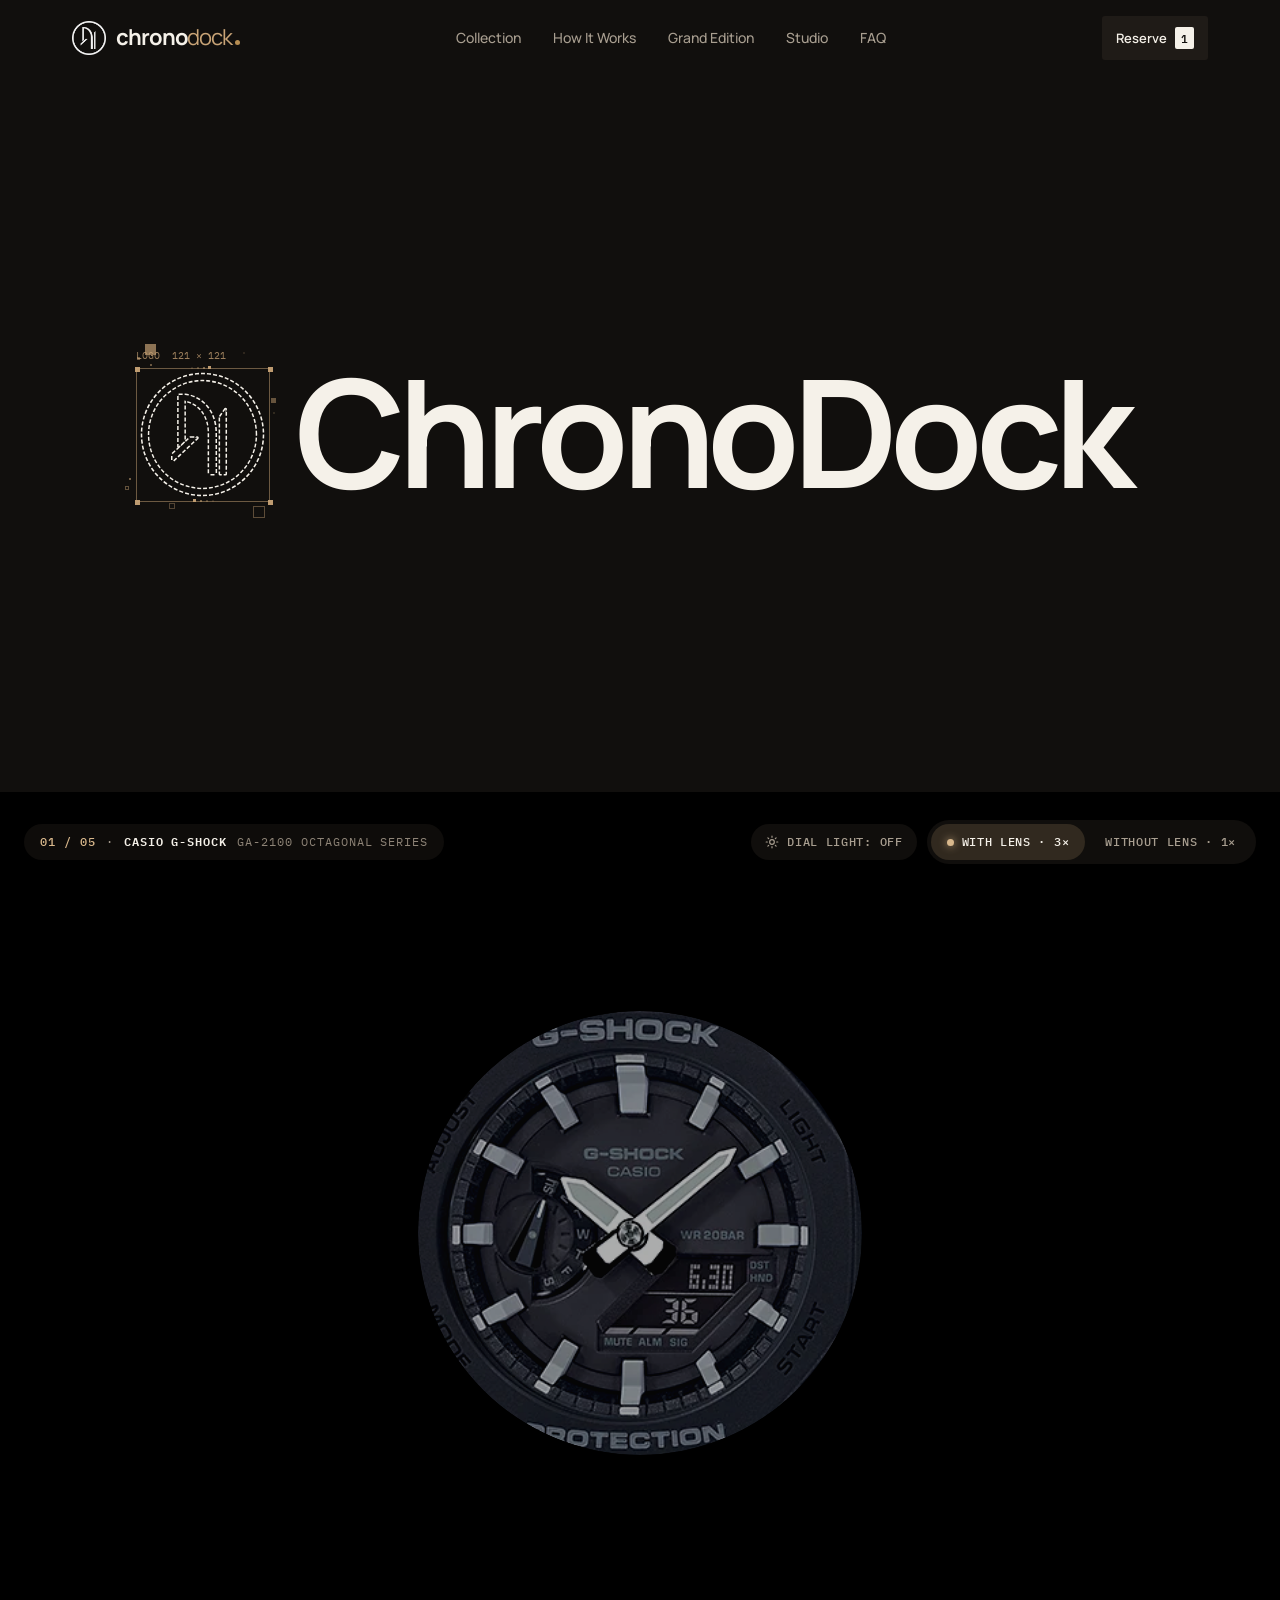
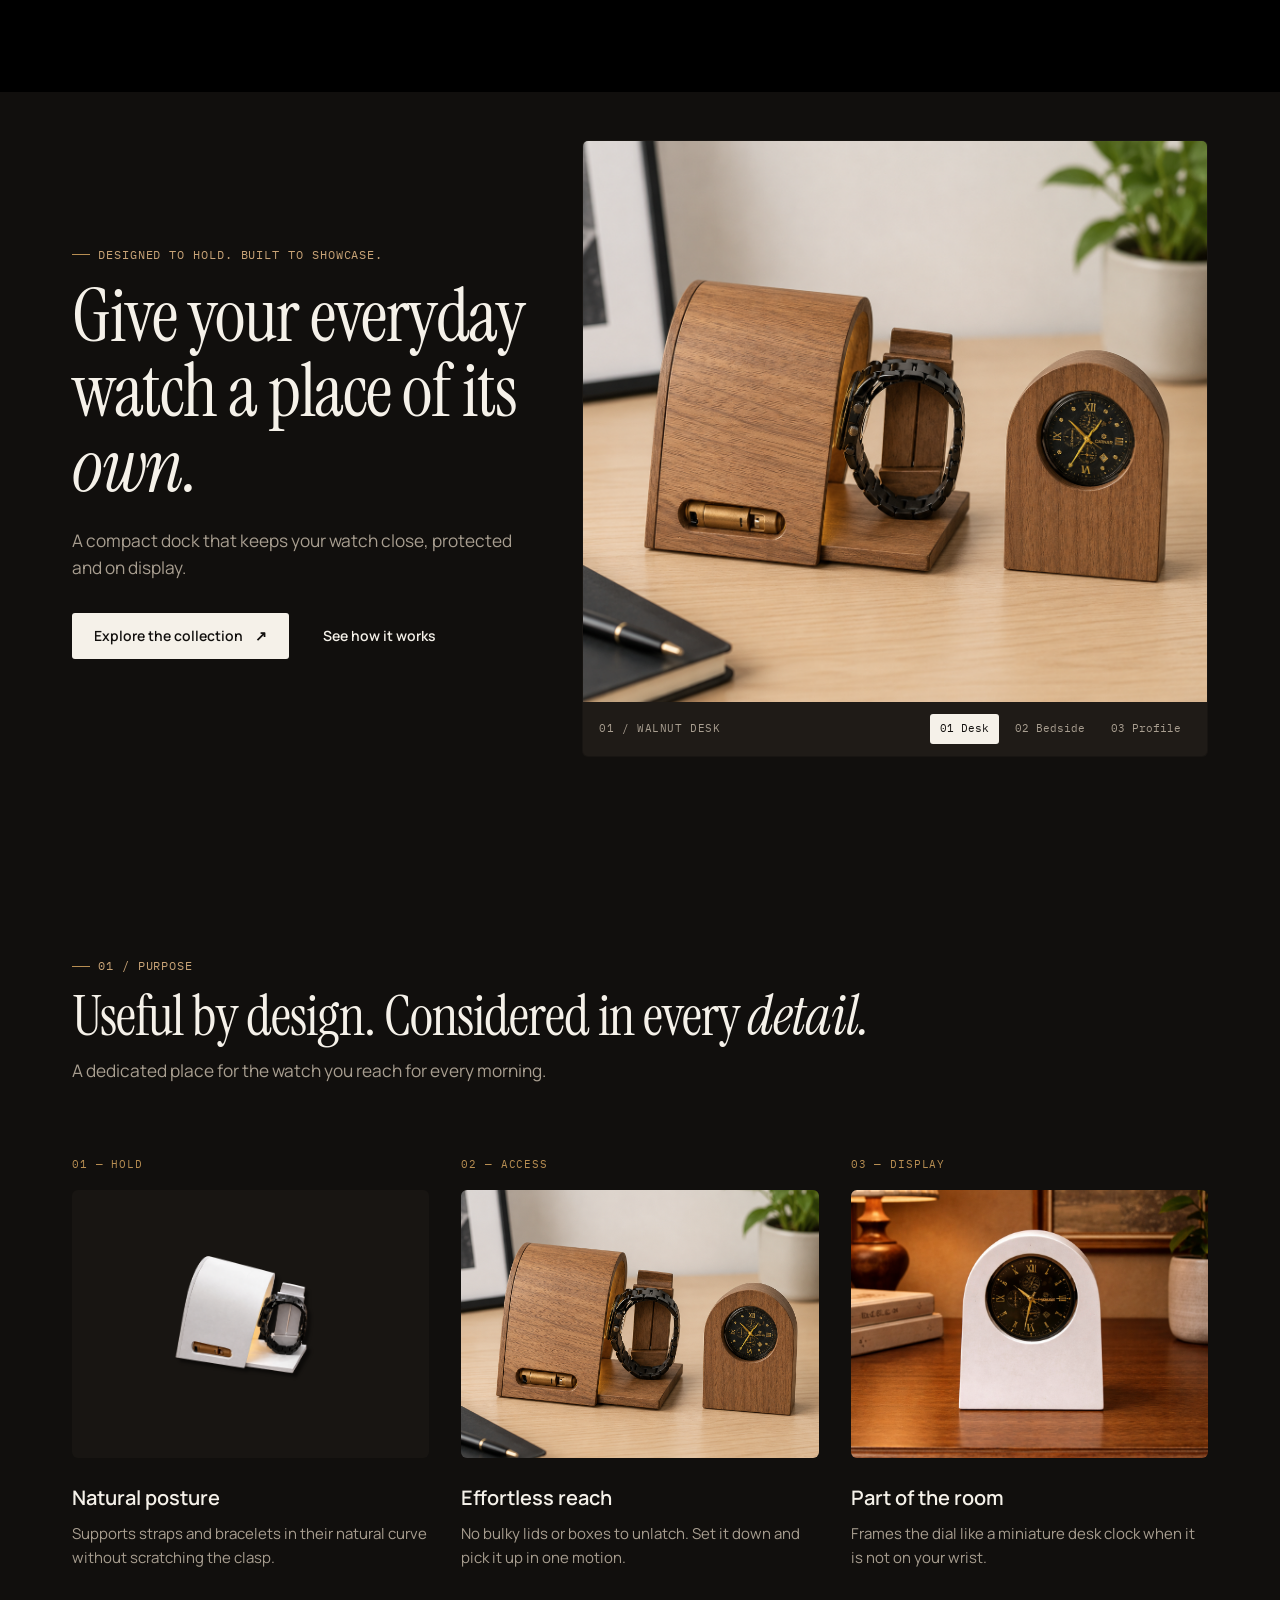
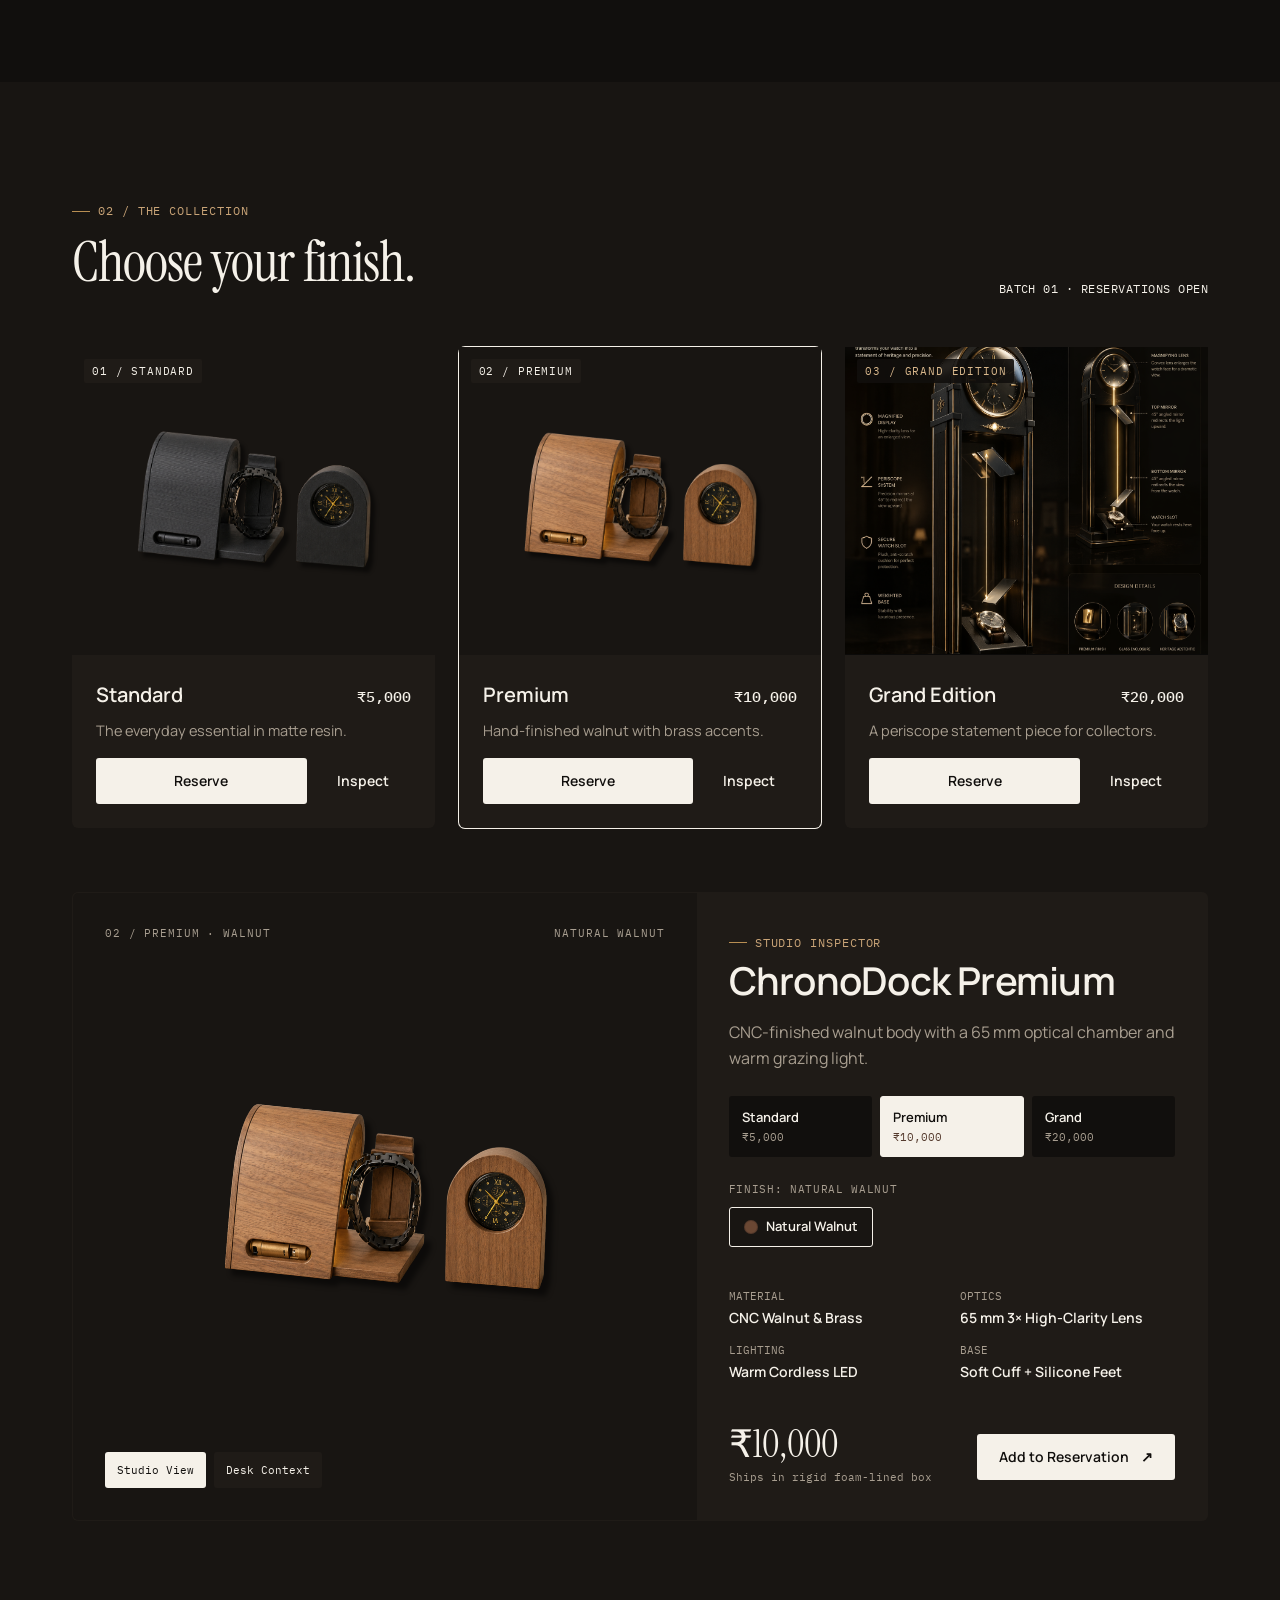
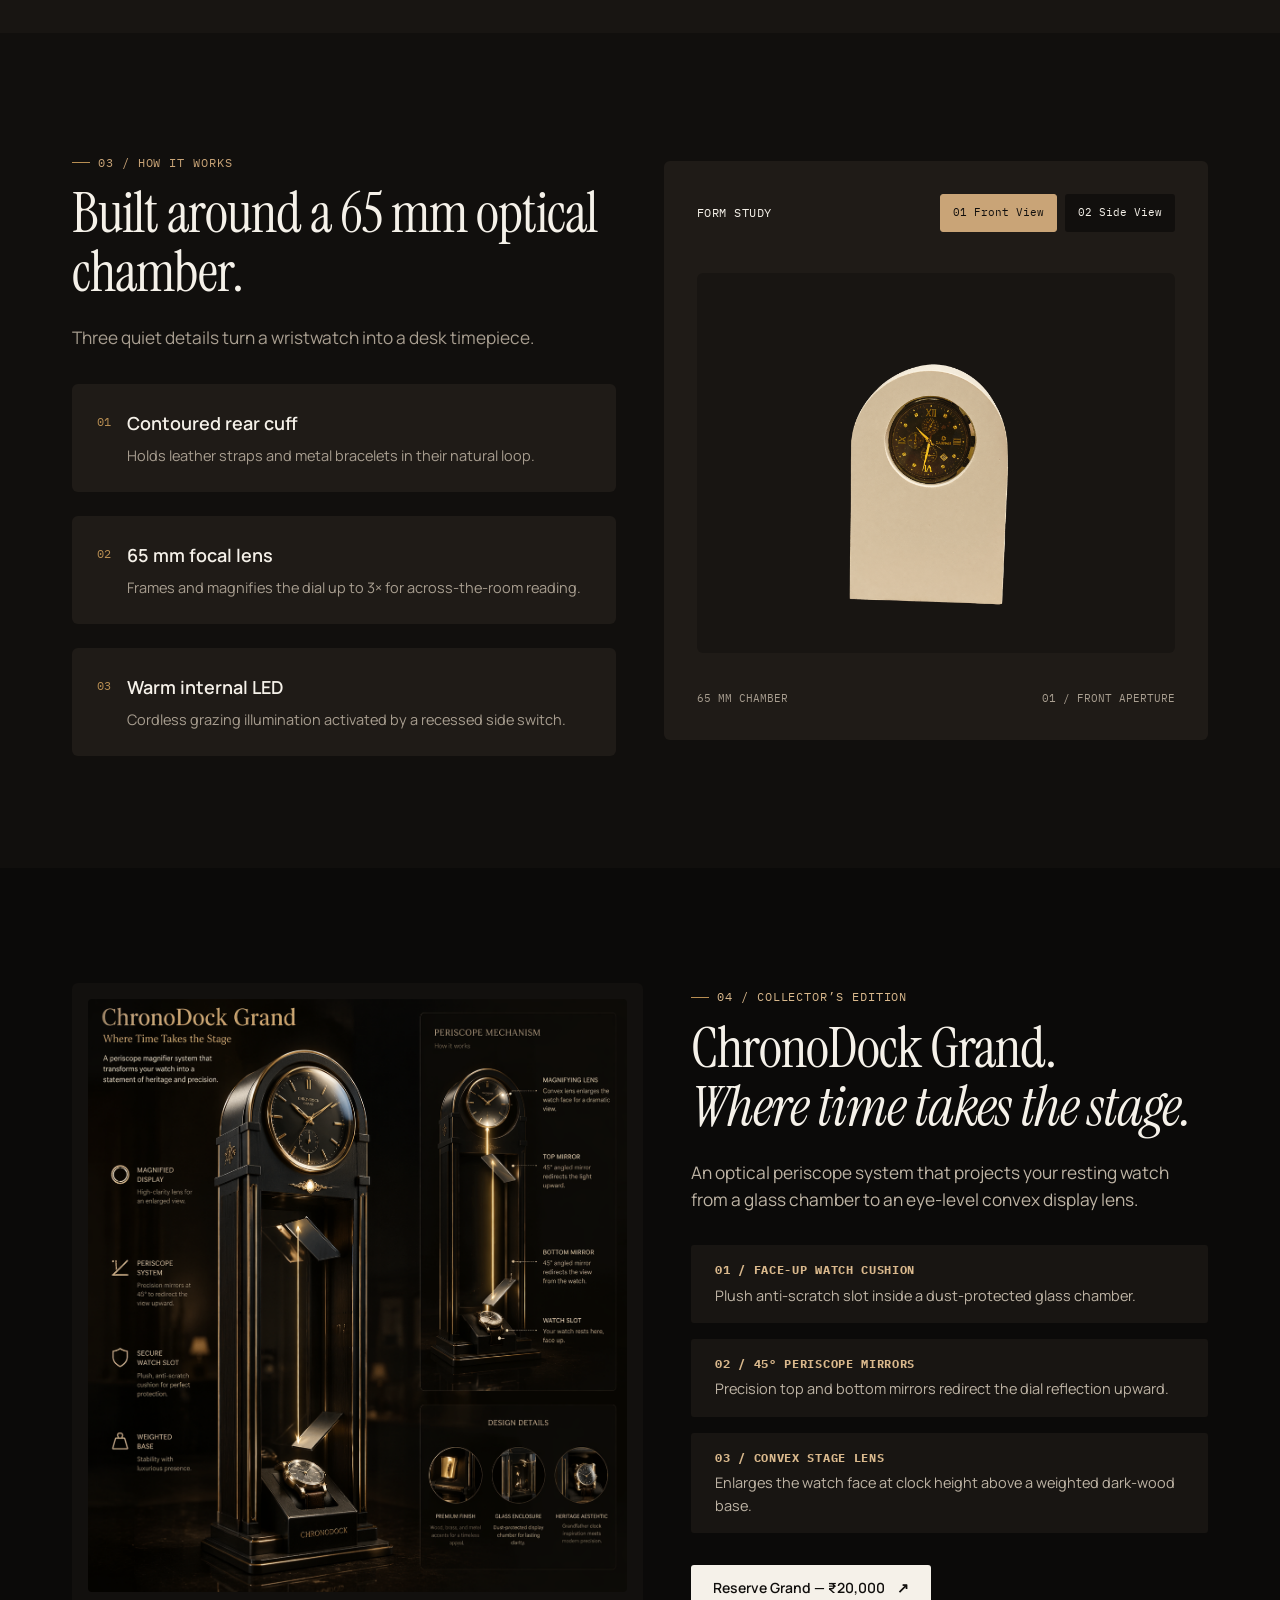
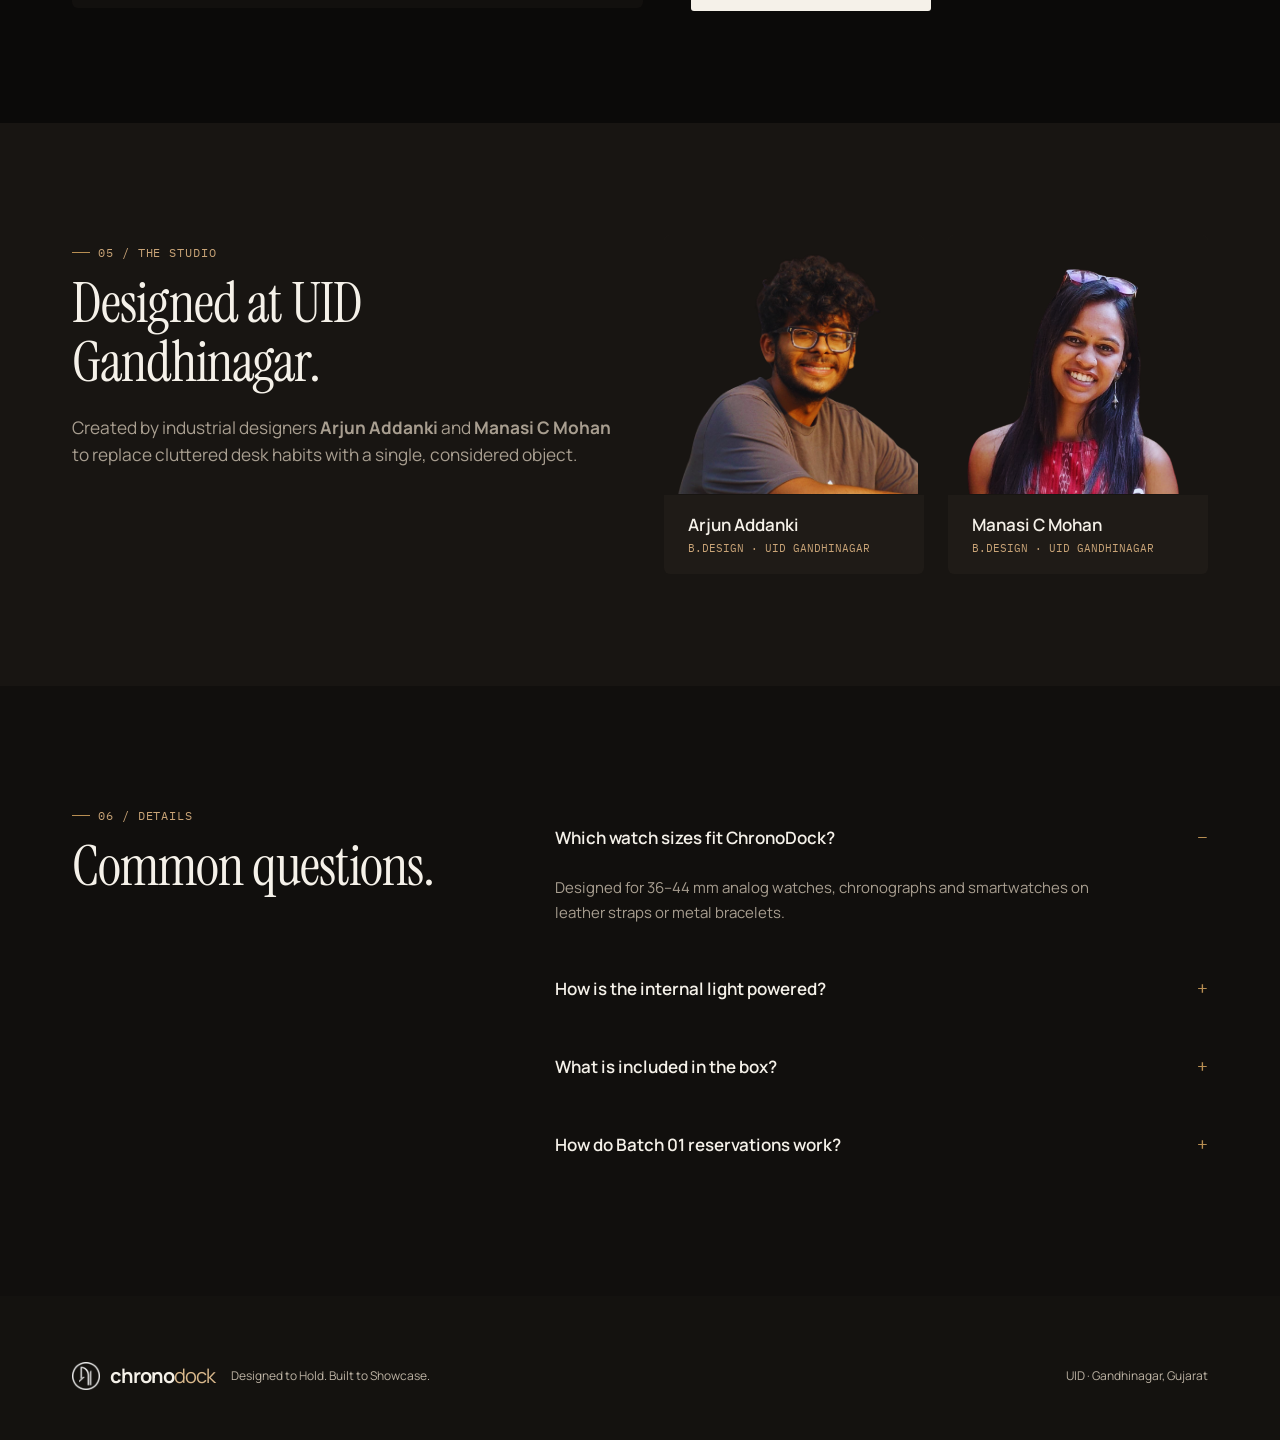
<file: index.html>
<!DOCTYPE html>
<html lang="en">
<head>
  <meta charset="utf-8">
  <meta name="viewport" content="width=device-width, initial-scale=1.0">
  <title>ChronoDock — Designed to Hold. Built to Showcase.</title>
  <meta name="description" content="A compact, single-watch dock that keeps your everyday timepiece close, protected and on display.">
  <link rel="icon" type="image/png" href="images/logo.png">
  <link rel="preconnect" href="https://fonts.googleapis.com">
  <link rel="preconnect" href="https://fonts.gstatic.com" crossorigin>
  <link href="https://fonts.googleapis.com/css2?family=IBM+Plex+Mono:wght@400;500&family=Instrument+Serif:ital@0;1&family=Manrope:wght@400;500;600;700&display=swap" rel="stylesheet">
  <link rel="stylesheet" href="styles.css">
</head>
<body>
  <a class="skip-link" href="#main-content">Skip to main content</a>

  <!-- Top Navigation -->
  <header class="site-header" id="site-header">
    <div class="container header-inner">
      <a href="#top" class="brand-logo" aria-label="ChronoDock home">
        <img src="images/logo.png" alt="" class="brand-mark" width="34" height="34">
        <span class="brand-wordmark">chrono<span>dock</span><i class="brand-dot" aria-hidden="true"></i></span>
      </a>

      <nav class="primary-nav" id="primary-nav" aria-label="Primary navigation">
        <ul>
          <li><a href="#collection">Collection</a></li>
          <li><a href="#how-it-works">How It Works</a></li>
          <li><a href="#grand-edition">Grand Edition</a></li>
          <li><a href="#our-approach">Studio</a></li>
          <li><a href="#faq">FAQ</a></li>
        </ul>
      </nav>

      <div class="header-actions">
        <button type="button" class="cart-trigger" id="open-cart-btn" aria-haspopup="dialog" aria-controls="reservation-dialog">
          <span>Reserve</span>
          <span class="cart-count" id="cart-count-badge">1</span>
        </button>
        <button type="button" class="mobile-menu-btn" id="mobile-menu-btn" aria-expanded="false" aria-controls="primary-nav" aria-label="Toggle navigation menu">
          <svg width="18" height="14" viewBox="0 0 18 14" fill="none" aria-hidden="true">
            <path d="M0 1H18M0 7H18M0 13H18" stroke="currentColor" stroke-width="1.5"/>
          </svg>
        </button>
      </div>
    </div>
  </header>

  <main id="main-content">
    <!-- 1. OPENING LOGO SECTION — TECHTEXT INTERACTIVE EFFECT -->
    <section id="top" class="tech-logo-section" aria-label="ChronoDock interactive logo">
      <div class="tech-logo-stage">
        <div id="tech-text-root" class="tech-text" role="img" aria-label="ChronoDock">
          <canvas id="tech-text-canvas" class="tech-text-canvas"></canvas>
        </div>
      </div>
    </section>

    <!-- 2. OPTICAL LENS SHOWCASE — GLASSSURFACE 3X MAGNIFICATION CAROUSEL -->
    <section id="lens-showcase" class="lens-showcase-section" aria-label="Optical lens 3x watch magnification showcase">
      <div class="lens-showcase-inner">
        <!-- Top HUD: Watch spec readout & With/Without Lens Toggle -->
        <div class="lens-top-bar">
          <div class="lens-watch-meta">
            <span class="lens-meta-index" id="lens-watch-index">01 / 05</span>
            <span class="lens-meta-divider" aria-hidden="true">·</span>
            <span class="lens-meta-brand" id="lens-watch-brand">CASIO G-SHOCK</span>
            <span class="lens-meta-model" id="lens-watch-model">GA-2100 Octagonal Series</span>
          </div>

          <div class="lens-top-controls">
            <!-- Dial Light Switch -->
            <button type="button" class="lens-light-btn" id="lens-light-btn" aria-pressed="false" aria-label="Toggle watch dial light">
              <svg class="lens-light-icon" width="14" height="14" viewBox="0 0 24 24" fill="none" stroke="currentColor" stroke-width="2" stroke-linecap="round" stroke-linejoin="round" aria-hidden="true">
                <circle cx="12" cy="12" r="4"/>
                <path d="M12 2v2M12 20v2M4.93 4.93l1.41 1.41M17.66 17.66l1.41 1.41M2 12h2M20 12h2M6.34 17.66l-1.41 1.41M19.07 4.93l-1.41 1.41"/>
              </svg>
              <span id="lens-light-label">Dial Light: OFF</span>
            </button>

            <!-- Lens Mode Switch -->
            <div class="lens-mode-switch" role="group" aria-label="Toggle optical magnifying lens">
              <button type="button" class="lens-toggle-pill is-active" id="lens-on-btn" aria-pressed="true">
                <span class="lens-toggle-dot" aria-hidden="true"></span>
                <span>With Lens · 3×</span>
              </button>
              <button type="button" class="lens-toggle-pill" id="lens-off-btn" aria-pressed="false">
                <span>Without Lens · 1×</span>
              </button>
            </div>
          </div>
        </div>

        <!-- Center Stage: Pure black except where the watch sits under the lens -->
        <div class="lens-center-stage" id="lens-center-stage">
          <div class="lens-center-spotlight" id="lens-center-spotlight" aria-hidden="true"></div>

          <!-- 1x Regular Size Watch Layer (behind the lens; fully visible when lens is switched off) -->
          <div class="lens-watch-1x-viewport" id="lens-watch-1x-viewport" aria-live="polite">
            <img
              id="lens-watch-1x-img"
              class="lens-watch-1x-img"
              src="watches/casiok.webp"
              alt="Casio G-Shock GA-2100 watch at 1x regular scale"
              width="500"
              height="600"
            >
          </div>

          <!-- React Bits <GlassSurface /> Component (3x Magnifying Optical Dome) -->
          <div
            id="glass-surface-lens"
            class="glass-surface glass-surface--svg lens-glass-dome"
            role="region"
            aria-label="3x Optical Magnifying Lens"
          >
            <svg class="glass-surface__filter" xmlns="http://www.w3.org/2000/svg" aria-hidden="true">
              <defs>
                <filter id="glass-filter-chronodock" color-interpolation-filters="sRGB" x="-10%" y="-10%" width="120%" height="120%">
                  <feImage id="glass-fe-image" x="0" y="0" width="100%" height="100%" preserveAspectRatio="none" result="map" />

                  <feDisplacementMap id="glass-red-channel" in="SourceGraphic" in2="map" scale="-55" xChannelSelector="R" yChannelSelector="G" result="dispRed" />
                  <feColorMatrix
                    in="dispRed"
                    type="matrix"
                    values="1 0 0 0 0
                            0 0 0 0 0
                            0 0 0 0 0
                            0 0 0 1 0"
                    result="red"
                  />

                  <feDisplacementMap id="glass-green-channel" in="SourceGraphic" in2="map" scale="-51" xChannelSelector="R" yChannelSelector="G" result="dispGreen" />
                  <feColorMatrix
                    in="dispGreen"
                    type="matrix"
                    values="0 0 0 0 0
                            0 1 0 0 0
                            0 0 0 0 0
                            0 0 0 1 0"
                    result="green"
                  />

                  <feDisplacementMap id="glass-blue-channel" in="SourceGraphic" in2="map" scale="-47" xChannelSelector="R" yChannelSelector="G" result="dispBlue" />
                  <feColorMatrix
                    in="dispBlue"
                    type="matrix"
                    values="0 0 0 0 0
                            0 0 0 0 0
                            0 0 1 0 0
                            0 0 0 1 0"
                    result="blue"
                  />

                  <feBlend in="red" in2="green" mode="screen" result="rg" />
                  <feBlend in="rg" in2="blue" mode="screen" result="output" />
                  <feGaussianBlur id="glass-gaussian-blur" in="output" stdDeviation="0.2" />
                </filter>
              </defs>
            </svg>

            <canvas id="glass-surface-canvas" class="glass-surface__canvas" aria-hidden="true"></canvas>

            <div class="glass-surface__content">
              <!-- 3x Magnified Watch Layer inside the GlassSurface lens -->
              <div class="lens-watch-3x-viewport" id="lens-watch-3x-viewport">
                <img
                  id="lens-watch-3x-img"
                  class="lens-watch-3x-img"
                  src="watches/casiok.webp"
                  alt="Casio G-Shock GA-2100 watch magnified 3x through ChronoDock optical lens"
                  width="500"
                  height="600"
                >
              </div>
            </div>

            <span class="glass-surface__frame" aria-hidden="true"></span>
            <span class="glass-surface__sheen" aria-hidden="true"></span>
            <span class="glass-surface__rim" aria-hidden="true"></span>
          </div>
        </div>

        <!-- Bottom Pill-Shaped Brand Logo Navigation -->
        <div class="lens-bottom-bar">
          <nav class="brand-pill-nav" aria-label="Cycle watches by brand">
            <button type="button" class="brand-pill-arrow" id="lens-prev-btn" aria-label="Previous watch">
              <svg width="14" height="14" viewBox="0 0 14 14" fill="none" aria-hidden="true">
                <path d="M8.75 3.5L5.25 7L8.75 10.5" stroke="currentColor" stroke-width="1.5" stroke-linecap="round" stroke-linejoin="round"/>
              </svg>
            </button>

            <div class="brand-pill-list" role="tablist" aria-label="Watch brands">
              <!-- 1. Casio G-Shock -->
              <button
                type="button"
                class="brand-pill-item is-active"
                role="tab"
                aria-selected="true"
                aria-label="Casio G-Shock"
                data-watch-index="0"
              >
                <svg class="brand-logo-svg" viewBox="0 0 120 28" fill="none" aria-hidden="true">
                  <text x="60" y="15" text-anchor="middle" fill="currentColor" font-family="Manrope, sans-serif" font-weight="800" font-size="13" letter-spacing="2.2">CASIO</text>
                  <text x="60" y="25" text-anchor="middle" fill="currentColor" opacity="0.65" font-family="IBM Plex Mono, monospace" font-weight="500" font-size="7.5" letter-spacing="1.8">G-SHOCK</text>
                </svg>
              </button>

              <!-- 2. Fossil -->
              <button
                type="button"
                class="brand-pill-item"
                role="tab"
                aria-selected="false"
                aria-label="Fossil"
                data-watch-index="1"
              >
                <svg class="brand-logo-svg" viewBox="0 0 116 28" fill="none" aria-hidden="true">
                  <text x="58" y="16" text-anchor="middle" fill="currentColor" font-family="Manrope, sans-serif" font-weight="700" font-size="13" letter-spacing="3.2">FOSSIL</text>
                  <polygon points="58,20.2 62,22.5 58,24.8 54,22.5" fill="currentColor" opacity="0.85"/>
                </svg>
              </button>

              <!-- 3. Tissot -->
              <button
                type="button"
                class="brand-pill-item"
                role="tab"
                aria-selected="false"
                aria-label="Tissot 1853"
                data-watch-index="2"
              >
                <svg class="brand-logo-svg" viewBox="0 0 128 28" fill="none" aria-hidden="true">
                  <path d="M11 10.2H16M13.5 10.2V15.5" stroke="currentColor" stroke-width="1.4"/>
                  <path d="M26.5 9.7V15.3M23.7 12.5H29.3" stroke="currentColor" stroke-width="1.4"/>
                  <text x="78" y="15.5" text-anchor="middle" fill="currentColor" font-family="Manrope, sans-serif" font-weight="700" font-size="12.5" letter-spacing="2.5">TISSOT</text>
                  <text x="78" y="24.5" text-anchor="middle" fill="currentColor" opacity="0.65" font-family="IBM Plex Mono, monospace" font-weight="500" font-size="7.5" letter-spacing="2">1853</text>
                </svg>
              </button>

              <!-- 4. Diesel -->
              <button
                type="button"
                class="brand-pill-item"
                role="tab"
                aria-selected="false"
                aria-label="Diesel"
                data-watch-index="3"
              >
                <svg class="brand-logo-svg" viewBox="0 0 116 28" fill="none" aria-hidden="true">
                  <text x="58" y="18" text-anchor="middle" fill="currentColor" font-family="Manrope, sans-serif" font-weight="800" font-style="italic" font-size="12.5" letter-spacing="2.6">DIESEL</text>
                </svg>
              </button>

              <!-- 5. Omega x Swatch -->
              <button
                type="button"
                class="brand-pill-item"
                role="tab"
                aria-selected="false"
                aria-label="Omega x Swatch MoonSwatch"
                data-watch-index="4"
              >
                <svg class="brand-logo-svg" viewBox="0 0 144 28" fill="none" aria-hidden="true">
                  <text x="42" y="15" text-anchor="middle" fill="currentColor" font-family="Manrope, sans-serif" font-weight="700" font-size="11.5" letter-spacing="1.8">Ω OMEGA</text>
                  <text x="79" y="15" text-anchor="middle" fill="currentColor" opacity="0.6" font-family="Manrope, sans-serif" font-weight="500" font-size="10">×</text>
                  <text x="112" y="15" text-anchor="middle" fill="currentColor" font-family="Manrope, sans-serif" font-weight="700" font-size="11.5" letter-spacing="0.6">swatch</text>
                  <text x="72" y="24.5" text-anchor="middle" fill="currentColor" opacity="0.65" font-family="IBM Plex Mono, monospace" font-weight="500" font-size="7" letter-spacing="2.2">MOONSWATCH</text>
                </svg>
              </button>
            </div>

            <button type="button" class="brand-pill-arrow" id="lens-next-btn" aria-label="Next watch">
              <svg width="14" height="14" viewBox="0 0 14 14" fill="none" aria-hidden="true">
                <path d="M5.25 3.5L8.75 7L5.25 10.5" stroke="currentColor" stroke-width="1.5" stroke-linecap="round" stroke-linejoin="round"/>
              </svg>
            </button>
          </nav>
        </div>
      </div>
    </section>

    <!-- 3. HERO — THE OBJECT -->
    <section id="showcase" class="hero-section section">
      <div class="container">
        <div class="hero-grid">
          <div class="hero-content">
            <span class="eyebrow">Designed to Hold. Built to Showcase.</span>
            <h1 class="display-hero">Give your everyday watch a place of its <em>own.</em></h1>
            <p class="lead">
              A compact dock that keeps your watch close, protected and on display.
            </p>
            <div class="btn-group">
              <a href="#collection" class="btn btn-primary">
                Explore the collection <span class="btn-arrow" aria-hidden="true">↗</span>
              </a>
              <a href="#how-it-works" class="btn btn-secondary">
                See how it works
              </a>
            </div>
          </div>

          <div class="hero-stage">
            <div class="hero-image-frame">
              <img
                id="hero-stage-img"
                src="images/58.png"
                alt="ChronoDock Premium in natural walnut finish on a wooden desk"
                width="1323"
                height="1189"
                fetchpriority="high"
              >
            </div>
            <div class="hero-stage-bar">
              <span class="stage-caption" id="hero-stage-caption">01 / WALNUT DESK</span>
              <div class="stage-switcher" role="group" aria-label="Switch hero product view">
                <button type="button" class="stage-btn" data-hero-view="walnut" aria-pressed="true">01 Desk</button>
                <button type="button" class="stage-btn" data-hero-view="bedside" aria-pressed="false">02 Bedside</button>
                <button type="button" class="stage-btn" data-hero-view="cutaway" aria-pressed="false">03 Profile</button>
              </div>
            </div>
          </div>
        </div>
      </div>
    </section>

    <!-- 2. DESIGN PROMISE — HOLD / ACCESS / DISPLAY -->
    <section class="section" id="design-promise">
      <div class="container">
        <div class="section-header-row" style="margin-bottom: 48px;">
          <div>
            <span class="eyebrow">01 / Purpose</span>
            <h2 class="display-section" style="margin-bottom: 12px;">Useful by design. Considered in every <em>detail.</em></h2>
            <p class="lead">
              A dedicated place for the watch you reach for every morning.
            </p>
          </div>
        </div>

        <div class="pillars-grid" style="margin-top: 0;">
          <article class="pillar-card">
            <span class="pillar-num">01 — HOLD</span>
            <div class="pillar-visual">
              <img
                src="images/20.png"
                alt="Side view of ChronoDock holding a watch on its internal cuff"
                width="717"
                height="1076"
                loading="lazy"
                class="contain-img"
              >
            </div>
            <h3>Natural posture</h3>
            <p>Supports straps and bracelets in their natural curve without scratching the clasp.</p>
          </article>

          <article class="pillar-card">
            <span class="pillar-num">02 — ACCESS</span>
            <div class="pillar-visual">
              <img
                src="images/58.png"
                alt="ChronoDock Walnut on a desk beside a notebook"
                width="1323"
                height="1189"
                loading="lazy"
              >
            </div>
            <h3>Effortless reach</h3>
            <p>No bulky lids or boxes to unlatch. Set it down and pick it up in one motion.</p>
          </article>

          <article class="pillar-card">
            <span class="pillar-num">03 — DISPLAY</span>
            <div class="pillar-visual">
              <img
                src="images/0.png"
                alt="ChronoDock on a bedside table framing the watch dial"
                width="1024"
                height="1024"
                loading="lazy"
              >
            </div>
            <h3>Part of the room</h3>
            <p>Frames the dial like a miniature desk clock when it is not on your wrist.</p>
          </article>
        </div>
      </div>
    </section>

    <!-- 3. COLLECTION & INTERACTIVE INSPECTOR -->
    <section class="section section-bone" id="collection">
      <div class="container">
        <div class="section-header-row">
          <div>
            <span class="eyebrow">02 / The Collection</span>
            <h2 class="display-section" style="margin-bottom: 8px;">Choose your finish.</h2>
          </div>
          <span class="mono-spec">BATCH 01 · RESERVATIONS OPEN</span>
        </div>

        <!-- Collection Tier Cards -->
        <div class="collection-cards">
          <!-- Card 1: Standard -->
          <article class="product-card" data-tier="standard" id="card-standard">
            <div class="product-card-media">
              <span class="tier-tag">01 / Standard</span>
              <img
                src="images/41.png"
                alt="ChronoDock Standard in matte charcoal"
                width="795"
                height="713"
                loading="lazy"
              >
            </div>
            <div class="product-card-body">
              <div class="product-card-header">
                <h3 class="product-card-title">Standard</h3>
                <span class="product-card-price">₹5,000</span>
              </div>
              <p class="product-card-tagline">The everyday essential in matte resin.</p>
              <div class="product-card-actions" style="margin-top: auto;">
                <button type="button" class="btn btn-primary reserve-direct-btn" data-add-tier="standard">
                  Reserve
                </button>
                <button type="button" class="btn btn-secondary inspect-tier-btn" data-select-tier="standard">
                  Inspect
                </button>
              </div>
            </div>
          </article>

          <!-- Card 2: Premium -->
          <article class="product-card is-selected" data-tier="premium" id="card-premium">
            <div class="product-card-media">
              <span class="tier-tag">02 / Premium</span>
              <img
                src="images/40.png"
                alt="ChronoDock Premium in natural walnut"
                width="794"
                height="714"
                loading="lazy"
              >
            </div>
            <div class="product-card-body">
              <div class="product-card-header">
                <h3 class="product-card-title">Premium</h3>
                <span class="product-card-price">₹10,000</span>
              </div>
              <p class="product-card-tagline">Hand-finished walnut with brass accents.</p>
              <div class="product-card-actions" style="margin-top: auto;">
                <button type="button" class="btn btn-primary reserve-direct-btn" data-add-tier="premium">
                  Reserve
                </button>
                <button type="button" class="btn btn-secondary inspect-tier-btn" data-select-tier="premium">
                  Inspect
                </button>
              </div>
            </div>
          </article>

          <!-- Card 3: Grand Edition -->
          <article class="product-card" data-tier="grand" id="card-grand">
            <div class="product-card-media">
              <span class="tier-tag">03 / Grand Edition</span>
              <img
                src="images/50.png"
                alt="ChronoDock Grand Edition periscope showcase"
                width="1195"
                height="1315"
                loading="lazy"
              >
            </div>
            <div class="product-card-body">
              <div class="product-card-header">
                <h3 class="product-card-title">Grand Edition</h3>
                <span class="product-card-price">₹20,000</span>
              </div>
              <p class="product-card-tagline">A periscope statement piece for collectors.</p>
              <div class="product-card-actions" style="margin-top: auto;">
                <button type="button" class="btn btn-primary reserve-direct-btn" data-add-tier="grand">
                  Reserve
                </button>
                <button type="button" class="btn btn-secondary inspect-tier-btn" data-select-tier="grand">
                  Inspect
                </button>
              </div>
            </div>
          </article>
        </div>

        <!-- Interactive Studio Inspector -->
        <div class="studio-configurator" id="studio-configurator" aria-label="Interactive edition configurator" style="margin-bottom: 0;">
          <div class="config-gallery" id="config-gallery-stage" style="background-color: var(--cd-ivory);">
            <div class="config-gallery-top">
              <span id="config-sku-code">02 / PREMIUM</span>
              <span id="config-view-label">STUDIO VIEW</span>
            </div>
            <div class="config-main-image-wrap">
              <img
                id="config-main-img"
                src="images/40.png"
                alt="ChronoDock Premium Edition in Natural Walnut"
                width="794"
                height="714"
              >
            </div>
            <div class="config-thumbs" id="config-thumbs" role="group" aria-label="Select product angle"></div>
          </div>

          <div class="config-panel">
            <div>
              <span class="eyebrow">Studio Inspector</span>
              <h3 class="h2-title" id="config-title" style="margin-top:8px;">ChronoDock Premium</h3>
              <p class="body-copy" id="config-desc" style="margin:0;">
                CNC-finished walnut body with a 65 mm optical chamber and warm grazing light.
              </p>
            </div>

            <div class="config-tier-tabs" role="tablist" aria-label="Choose ChronoDock edition">
              <button type="button" role="tab" class="tier-tab" data-config-tier="standard" aria-selected="false">
                <span>Standard</span>
                <small>₹5,000</small>
              </button>
              <button type="button" role="tab" class="tier-tab" data-config-tier="premium" aria-selected="true">
                <span>Premium</span>
                <small>₹10,000</small>
              </button>
              <button type="button" role="tab" class="tier-tab" data-config-tier="grand" aria-selected="false">
                <span>Grand</span>
                <small>₹20,000</small>
              </button>
            </div>

            <div class="finish-selector">
              <span class="finish-selector-label" id="finish-label">Finish: Natural Walnut</span>
              <div class="finish-options" id="finish-options-container" role="radiogroup" aria-labelledby="finish-label"></div>
            </div>

            <dl class="config-spec-list">
              <div>
                <dt>Material</dt>
                <dd id="spec-body">CNC Walnut &amp; Brass</dd>
              </div>
              <div>
                <dt>Optics</dt>
                <dd id="spec-optics">65 mm 3× Convex Lens</dd>
              </div>
              <div>
                <dt>Lighting</dt>
                <dd id="spec-light">Warm Cordless LED</dd>
              </div>
              <div>
                <dt>Base</dt>
                <dd id="spec-support">Soft Cuff + Silicone Feet</dd>
              </div>
            </dl>

            <div class="config-buy-row">
              <div class="config-price-block">
                <span class="price-main" id="config-price">₹10,000</span>
                <span class="price-note">Ships in rigid foam-lined box</span>
              </div>
              <button type="button" class="btn btn-primary" id="config-add-btn">
                Add to Reservation <span class="btn-arrow" aria-hidden="true">↗</span>
              </button>
            </div>
          </div>
        </div>
      </div>
    </section>

    <!-- 4. HOW IT WORKS — FRONT & SIDE PROFILE -->
    <section class="section" id="how-it-works">
      <div class="container">
        <div class="optics-grid">
          <div>
            <span class="eyebrow">03 / How It Works</span>
            <h2 class="display-section">Built around a 65 mm optical chamber.</h2>
            <p class="lead">
              Three quiet details turn a wristwatch into a desk timepiece.
            </p>

            <div class="optics-steps">
              <div class="optics-step">
                <span class="optics-step-num">01</span>
                <div>
                  <h3>Contoured rear cuff</h3>
                  <p>Holds leather straps and metal bracelets in their natural loop.</p>
                </div>
              </div>

              <div class="optics-step">
                <span class="optics-step-num">02</span>
                <div>
                  <h3>65 mm focal lens</h3>
                  <p>Frames and magnifies the dial up to 3× for across-the-room reading.</p>
                </div>
              </div>

              <div class="optics-step">
                <span class="optics-step-num">03</span>
                <div>
                  <h3>Warm internal LED</h3>
                  <p>Cordless grazing illumination activated by a recessed side switch.</p>
                </div>
              </div>
            </div>
          </div>

          <!-- Interactive Angle Viewer (Front / Side) -->
          <div class="optical-simulator" aria-label="Product angle preview">
            <div class="sim-header">
              <span class="mono-spec">FORM STUDY</span>
              <div class="sim-controls" role="group" aria-label="Select product view angle">
                <button type="button" class="sim-toggle" data-sim-angle="front" aria-pressed="true">
                  01 Front View
                </button>
                <button type="button" class="sim-toggle" data-sim-angle="side" aria-pressed="false">
                  02 Side View
                </button>
              </div>
            </div>

            <div class="sim-viewport" id="sim-viewport">
              <img
                id="sim-img"
                src="images/1.png"
                alt="Front view of ChronoDock framing the chronograph watch face"
                width="869"
                height="1158"
                loading="lazy"
              >
            </div>

            <div class="sim-readout">
              <span id="sim-status-focal">65 MM CHAMBER</span>
              <span id="sim-status-mode">01 / FRONT APERTURE</span>
            </div>
          </div>
        </div>
      </div>
    </section>

    <!-- 5. CHRONODOCK GRAND EDITION — DARK GALLERY FEATURE -->
    <section class="section section-dark" id="grand-edition">
      <div class="container">
        <div class="grand-grid">
          <div class="grand-visual-card">
            <img
              src="images/50.png"
              alt="ChronoDock Grand Edition periscope system"
              width="1195"
              height="1315"
              loading="lazy"
            >
          </div>

          <div>
            <span class="eyebrow">04 / Collector’s Edition</span>
            <h2 class="display-section">ChronoDock Grand.<br><em>Where time takes the stage.</em></h2>
            <p class="lead">
              An optical periscope system that projects your resting watch from a glass chamber to an eye-level convex display lens.
            </p>

            <ul class="periscope-list">
              <li class="periscope-item">
                <strong>01 / FACE-UP WATCH CUSHION</strong>
                <p>Plush anti-scratch slot inside a dust-protected glass chamber.</p>
              </li>
              <li class="periscope-item">
                <strong>02 / 45° PERISCOPE MIRRORS</strong>
                <p>Precision top and bottom mirrors redirect the dial reflection upward.</p>
              </li>
              <li class="periscope-item">
                <strong>03 / CONVEX STAGE LENS</strong>
                <p>Enlarges the watch face at clock height above a weighted dark-wood base.</p>
              </li>
            </ul>

            <div class="btn-group">
              <button type="button" class="btn btn-light reserve-direct-btn" data-add-tier="grand">
                Reserve Grand — ₹20,000 <span class="btn-arrow" aria-hidden="true">↗</span>
              </button>
            </div>
          </div>
        </div>
      </div>
    </section>

    <!-- 6. STUDIO & FOUNDERS -->
    <section class="section section-bone" id="our-approach">
      <div class="container">
        <div class="story-grid">
          <div>
            <span class="eyebrow">05 / The Studio</span>
            <h2 class="display-section">Designed at UID Gandhinagar.</h2>
            <p class="lead">
              Created by industrial designers <strong>Arjun Addanki</strong> and <strong>Manasi C Mohan</strong> to replace cluttered desk habits with a single, considered object.
            </p>
          </div>

          <div class="founders-grid">
            <article class="founder-card">
              <div class="founder-photo">
                <img
                  src="images/arjun-portrait.png"
                  alt="Arjun Addanki, Co-founder of ChronoDock"
                  width="1070"
                  height="1070"
                  loading="lazy"
                >
              </div>
              <div class="founder-info">
                <h3>Arjun Addanki</h3>
                <span class="founder-role" style="margin-bottom:0;">B.DESIGN · UID GANDHINAGAR</span>
              </div>
            </article>

            <article class="founder-card">
              <div class="founder-photo">
                <img
                  src="images/manasi-portrait.png"
                  alt="Manasi C Mohan, Co-founder of ChronoDock"
                  width="430"
                  height="430"
                  loading="lazy"
                >
              </div>
              <div class="founder-info">
                <h3>Manasi C Mohan</h3>
                <span class="founder-role" style="margin-bottom:0;">B.DESIGN · UID GANDHINAGAR</span>
              </div>
            </article>
          </div>
        </div>
      </div>
    </section>

    <!-- 7. FAQ -->
    <section class="section" id="faq">
      <div class="container">
        <div class="faq-layout">
          <div>
            <span class="eyebrow">06 / Details</span>
            <h2 class="display-section">Common questions.</h2>
          </div>

          <div class="accordion-group">
            <details class="accordion-item" name="faq" open>
              <summary>Which watch sizes fit ChronoDock?</summary>
              <div class="accordion-content">
                <p>Designed for 36–44 mm analog watches, chronographs and smartwatches on leather straps or metal bracelets.</p>
              </div>
            </details>

            <details class="accordion-item" name="faq">
              <summary>How is the internal light powered?</summary>
              <div class="accordion-content">
                <p>A self-contained replaceable battery powers the warm LED via the side switch—no desk cables needed.</p>
              </div>
            </details>

            <details class="accordion-item" name="faq">
              <summary>What is included in the box?</summary>
              <div class="accordion-content">
                <p>Your ChronoDock unit, pre-installed battery and care guide inside a foam-lined rigid box.</p>
              </div>
            </details>

            <details class="accordion-item" name="faq">
              <summary>How do Batch 01 reservations work?</summary>
              <div class="accordion-content">
                <p>Reserving holds your unit from our initial 25-unit batch with zero upfront payment until dispatch.</p>
              </div>
            </details>
          </div>
        </div>
      </div>
    </section>
  </main>

  <!-- Site Footer -->
  <footer class="site-footer">
    <div class="container">
      <div class="footer-bottom" style="padding-top: 0;">
        <div style="display: flex; align-items: center; gap: 16px; flex-wrap: wrap;">
          <a href="#top" class="brand-logo" style="color: var(--cd-ink); font-size: 20px;">
            <img src="images/logo.png" alt="" class="brand-mark" width="28" height="28">
            <span class="brand-wordmark">chrono<span style="color: var(--cd-sand);">dock</span></span>
          </a>
          <span>Designed to Hold. Built to Showcase.</span>
        </div>
        <span>UID · Gandhinagar, Gujarat</span>
      </div>
    </div>
  </footer>

  <!-- Native Modal Dialog for Batch 01 Reservation / Cart -->
  <dialog class="reservation-dialog" id="reservation-dialog" aria-labelledby="dialog-title">
    <div class="dialog-layout">
      <div class="dialog-header">
        <div>
          <span class="mono-spec" style="color:var(--cd-walnut); display:block;">BATCH 01</span>
          <h2 id="dialog-title">Your Reservation</h2>
        </div>
        <button type="button" class="dialog-close" id="close-dialog-btn" aria-label="Close reservation panel">✕</button>
      </div>

      <div class="dialog-body">
        <ul class="cart-items-list" id="cart-items-list" aria-live="polite"></ul>

        <form id="reservation-form" class="reservation-form">
          <div class="form-field">
            <label for="res-name">Full name</label>
            <input type="text" id="res-name" name="name" required autocomplete="name" placeholder="Rahul Mehta">
          </div>

          <div class="form-field">
            <label for="res-email">Email</label>
            <input type="email" id="res-email" name="email" required autocomplete="email" inputmode="email" placeholder="you@domain.com">
          </div>

          <div class="form-field">
            <label for="res-phone">Phone</label>
            <input type="tel" id="res-phone" name="phone" autocomplete="tel" inputmode="tel" placeholder="+91 98765 43210">
          </div>
        </form>

        <div class="order-confirmation" id="order-confirmation" hidden>
          <strong style="display:block; margin-bottom:4px; font-family:var(--font-spec); color:var(--cd-walnut);">
            ✓ RESERVED
          </strong>
          <p style="margin:0;" id="order-confirmation-text"></p>
        </div>
      </div>

      <div class="dialog-footer">
        <div class="cart-total-row">
          <span>Total</span>
          <strong id="cart-total-amount">₹10,000</strong>
        </div>
        <button type="submit" form="reservation-form" class="btn btn-primary" id="submit-reservation-btn" style="width:100%;">
          Confirm Reservation <span class="btn-arrow" aria-hidden="true">↗</span>
        </button>
      </div>
    </div>
  </dialog>

  <script src="script.js" defer></script>
</body>
</html>
</file>
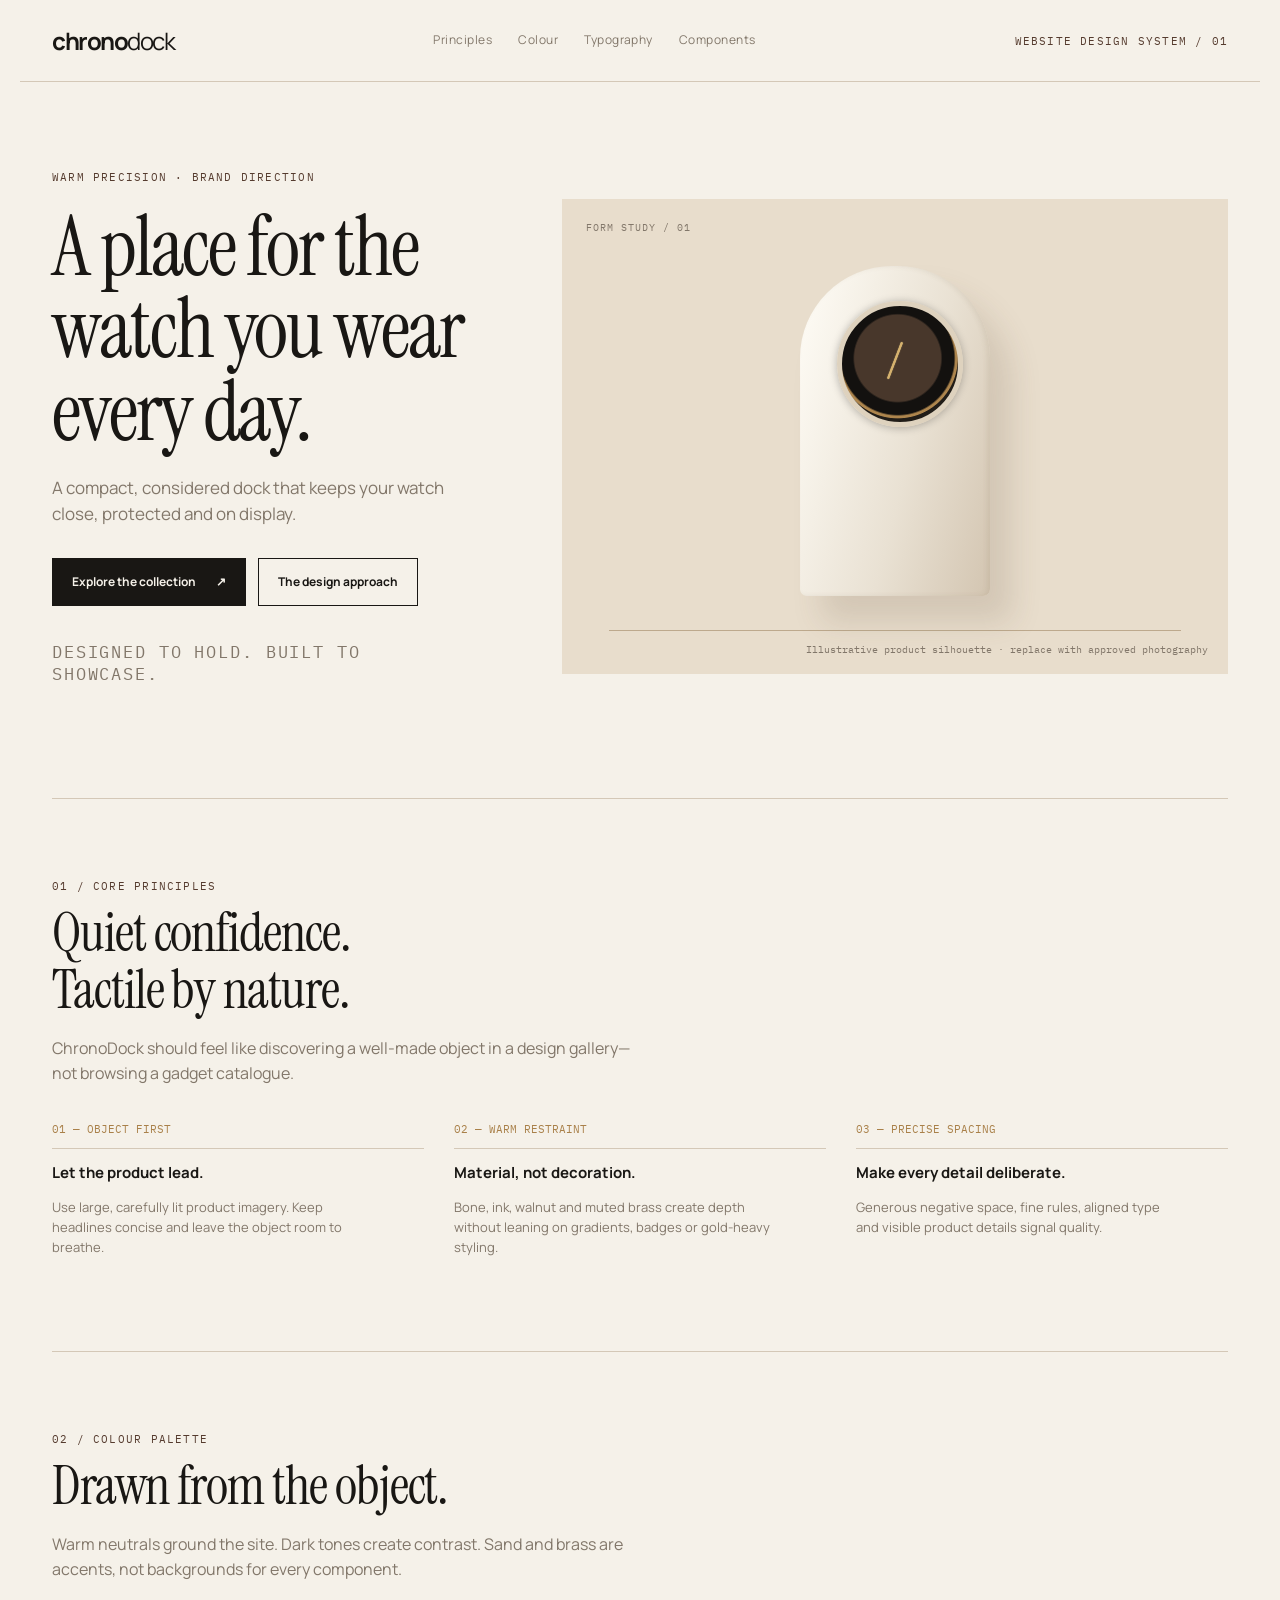
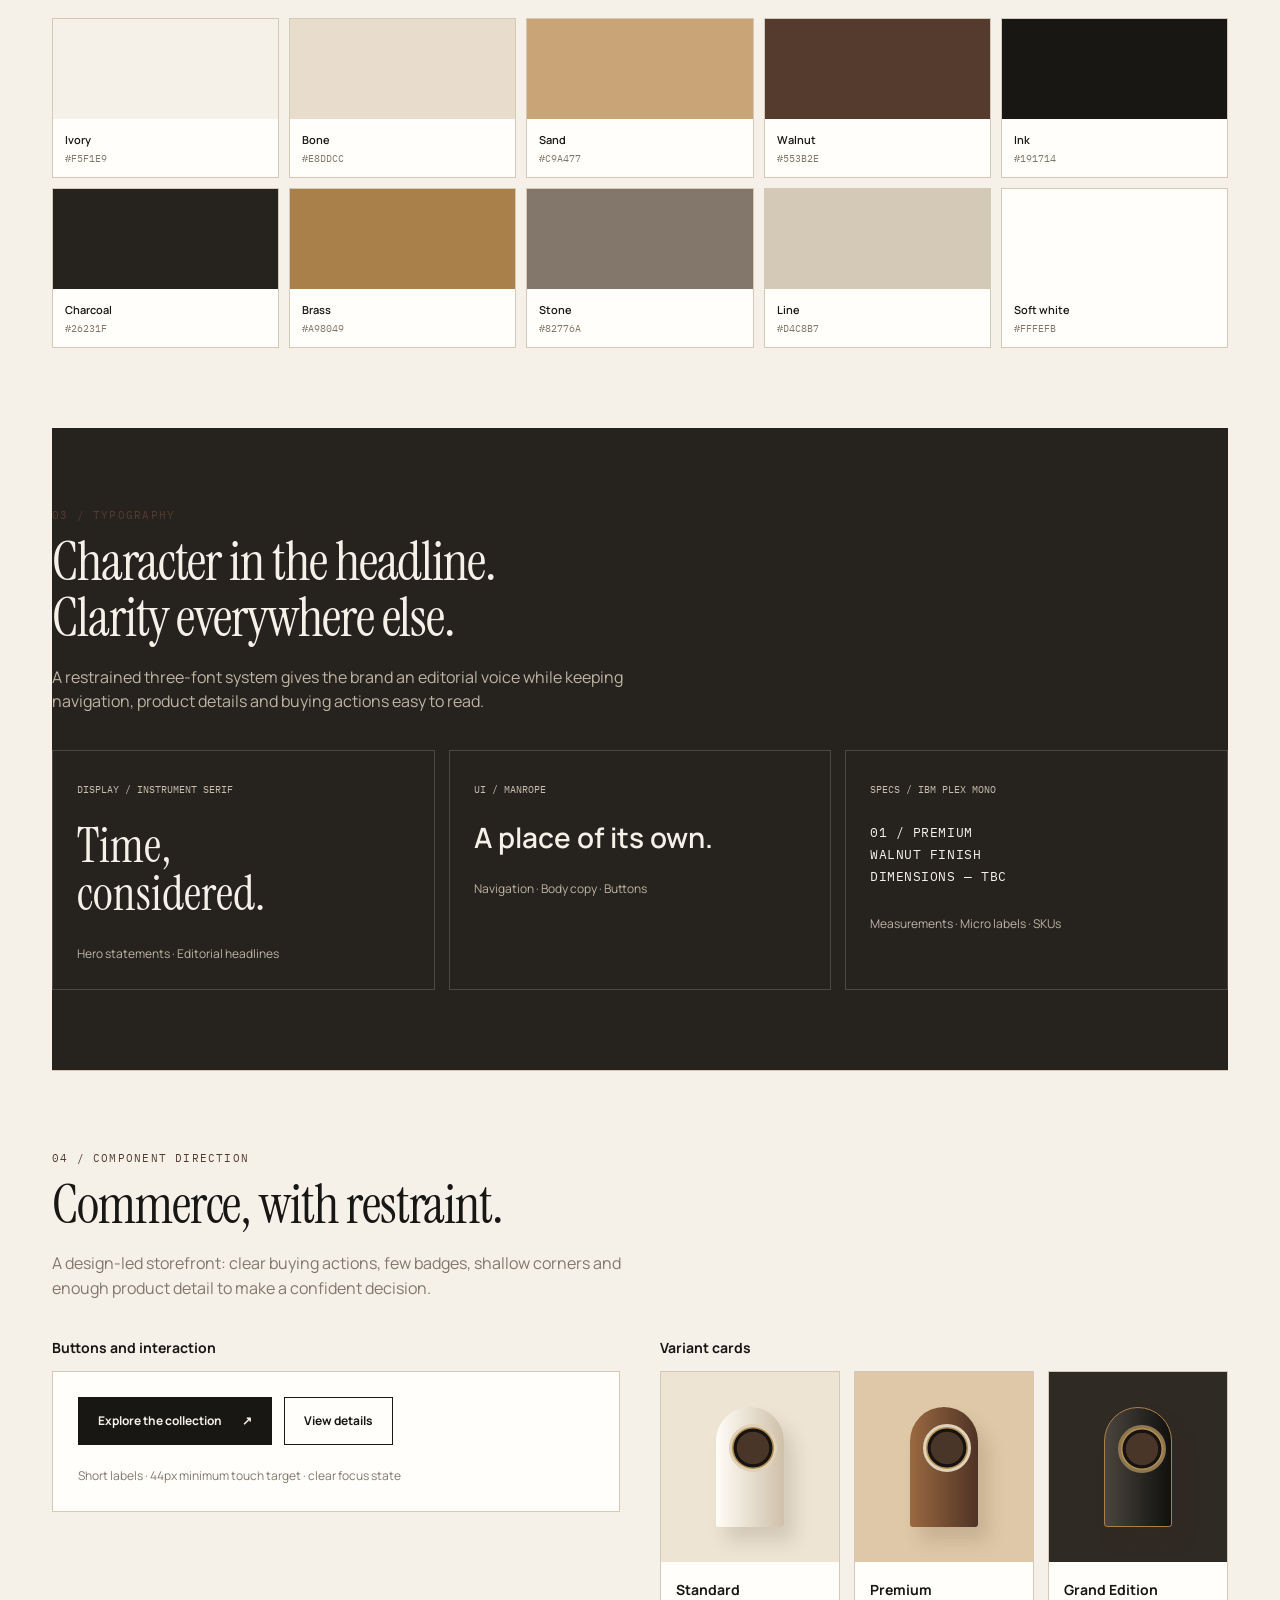
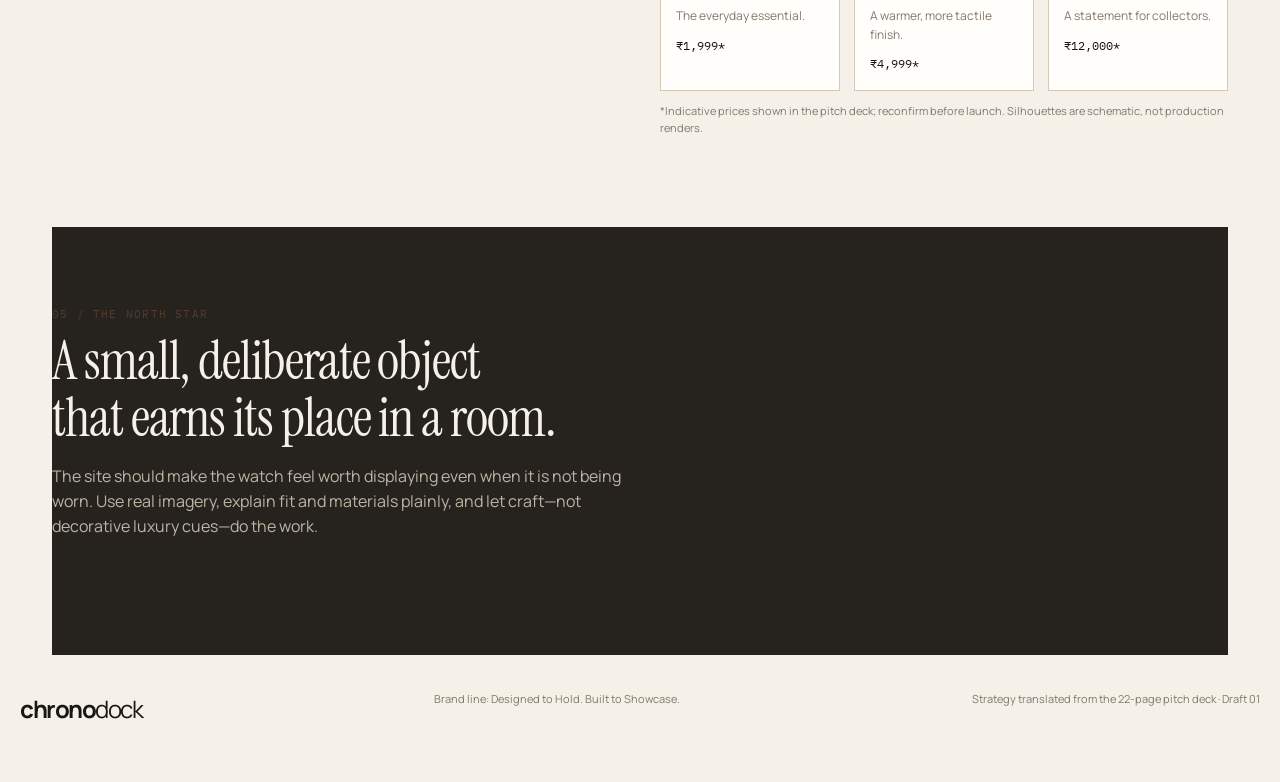
<file: ChronoDock Design System Visual Guide.html>
<!doctype html>
<html lang="en">
<head>
<meta charset="utf-8"><meta name="viewport" content="width=device-width, initial-scale=1">
<title>ChronoDock — Website Design System</title>
<link rel="preconnect" href="https://fonts.googleapis.com"><link rel="preconnect" href="https://fonts.gstatic.com" crossorigin>
<link href="https://fonts.googleapis.com/css2?family=IBM+Plex+Mono:wght@400;500&family=Instrument+Serif:ital@0;1&family=Manrope:wght@400;500;600;700&display=swap" rel="stylesheet">
<style>
:root{--ivory:#F5F1E9;--bone:#E8DDCC;--sand:#C9A477;--walnut:#553B2E;--ink:#191714;--charcoal:#26231F;--brass:#A98049;--stone:#82776A;--line:#D4C8B7;--white:#FFFEFB;--display:'Instrument Serif',Georgia,serif;--ui:'Manrope',Arial,sans-serif;--mono:'IBM Plex Mono',monospace;--max:1240px}
*{box-sizing:border-box}html{scroll-behavior:smooth}body{margin:0;background:var(--ivory);color:var(--ink);font-family:var(--ui);line-height:1.55}a{color:inherit;text-decoration:none}.wrap{max-width:var(--max);margin:auto;padding:0 32px}.topbar{height:82px;display:flex;align-items:center;justify-content:space-between;border-bottom:1px solid var(--line);font-size:12px;letter-spacing:.04em}.logo{font-weight:700;font-size:24px;letter-spacing:-.06em}.logo span{font-weight:400}.topnav{display:flex;gap:26px;color:var(--stone)}.kicker{font:11px var(--mono);letter-spacing:.11em;text-transform:uppercase;color:var(--walnut)}.hero{padding:88px 0 96px;display:grid;grid-template-columns:.82fr 1.18fr;align-items:center;gap:48px}.hero h1{font:clamp(54px,6.5vw,88px)/.99 var(--display);letter-spacing:-.025em;font-weight:400;margin:22px 0}.hero p{max-width:420px;color:var(--stone);font-size:17px}.buttons{display:flex;gap:12px;margin-top:30px;flex-wrap:wrap}.btn{padding:14px 19px;font-size:12px;font-weight:700;border:1px solid var(--ink);display:inline-flex;align-items:center;gap:20px;transition:.18s ease}.btn.primary{background:var(--ink);color:var(--ivory)}.btn.primary:hover{background:var(--walnut)}.btn.secondary:hover{background:var(--bone)}.stage{min-height:475px;position:relative;background:var(--bone);display:flex;align-items:center;justify-content:center;overflow:hidden}.stage:before{content:"";position:absolute;inset:auto 7% 9%;height:1px;background:#bda98d}.stage .note{position:absolute;left:24px;top:22px;font:10px var(--mono);color:var(--stone);letter-spacing:.1em}.dock{position:relative;width:190px;height:330px;background:linear-gradient(105deg,#fffdf7,#e9e1d3 58%,#d3c5b1);border-radius:92px 92px 7px 7px;box-shadow:22px 26px 30px #5c493326, inset -3px 0 5px #79664a1b;transform:translateY(-5px)}.dock:before{content:"";position:absolute;width:116px;height:116px;left:37px;top:35px;border-radius:50%;border:5px solid #ded2be;background:radial-gradient(circle at 48% 45%,#48372b 0 49%,#13110f 51% 64%,#ad854d 66% 68%,#211d18 69%);box-shadow:0 1px 8px #0004}.dock:after{content:"";position:absolute;width:2px;height:39px;left:94px;top:75px;background:#d6b16d;transform:rotate(21deg);box-shadow:0 0 1px #f9df91}.stage .caption{position:absolute;right:20px;bottom:18px;font:10px var(--mono);color:var(--stone)}.section{padding:80px 0;border-top:1px solid var(--line)}.section.dark{background:var(--charcoal);color:var(--ivory);border:0}.section h2{font:clamp(38px,4.2vw,58px)/1.05 var(--display);font-weight:400;margin:12px 0 18px;letter-spacing:-.02em}.section-intro{max-width:590px;color:var(--stone);margin-bottom:36px}.dark .section-intro{color:#beb4a5}.swatches{display:grid;grid-template-columns:repeat(5,1fr);gap:10px}.swatch{border:1px solid var(--line);background:var(--white)}.chip{height:100px}.swatch p{font-size:11px;margin:12px;font-weight:600}.swatch code{display:block;font:10px var(--mono);color:var(--stone);margin-top:4px}.typegrid{display:grid;grid-template-columns:1fr 1fr 1fr;gap:14px;margin-top:30px}.typebox{border:1px solid #ffffff2b;padding:24px;min-height:220px}.typebox .sample-serif{font:48px/1 var(--display);margin:22px 0}.typebox .sample-sans{font:28px/1.1 var(--ui);font-weight:600;margin:22px 0}.typebox .sample-mono{font:13px/1.7 var(--mono);margin:22px 0;letter-spacing:.04em}.typebox small{color:#c8bdae;font:10px var(--mono)}.specimen{display:grid;grid-template-columns:1fr 1fr;gap:40px;align-items:start}.specimen h3{font-size:14px;margin:0 0 12px}.sample-ui{background:var(--white);border:1px solid var(--line);padding:25px}.productline{display:grid;grid-template-columns:1fr 1fr 1fr;gap:14px}.product{border:1px solid var(--line);background:var(--white)}.product-art{height:190px;display:flex;align-items:center;justify-content:center;background:#eee4d4}.mini-dock{width:68px;height:120px;border-radius:35px 35px 3px 3px;background:linear-gradient(90deg,#fffdf7,#cfc0a9);position:relative;box-shadow:10px 14px 18px #38281925}.mini-dock:before{content:"";position:absolute;top:17px;left:13px;width:42px;height:42px;border:3px solid #e0d1b9;background:radial-gradient(circle,#4a3629 0 53%,#161311 56% 64%,#b18c50 67%);border-radius:50%}.product:nth-child(2) .product-art{background:#dfc8a7}.product:nth-child(2) .mini-dock{background:linear-gradient(90deg,#9a6941,#4f3325)}.product:nth-child(3) .product-art{background:#302a24}.product:nth-child(3) .mini-dock{background:linear-gradient(90deg,#4b453e,#10100e);border:1px solid #a98049}.product:nth-child(3) .mini-dock:before{border-color:#8e784f}.ptext{padding:15px}.ptext strong{font-size:14px}.ptext p{font-size:12px;color:var(--stone);margin:6px 0}.price{font:12px var(--mono)}.principles{display:grid;grid-template-columns:repeat(3,1fr);gap:30px}.principles h3{font-size:15px;margin:12px 0 8px}.principles p{font-size:13px;color:var(--stone);max-width:320px}.number{font:11px var(--mono);color:var(--brass);border-bottom:1px solid var(--line);padding-bottom:12px}.dark .number{border-color:#51483d}.dark .principles p{color:#beb4a5}.footer{padding:35px 0 55px;display:flex;justify-content:space-between;gap:20px;color:var(--stone);font-size:11px}.footer .logo{color:var(--ink)}@media(max-width:760px){.wrap{padding:0 22px}.topbar{height:68px}.topnav{display:none}.hero{grid-template-columns:1fr;padding:54px 0 64px;gap:30px}.stage{min-height:385px}.dock{transform:scale(.86)}.section{padding:60px 0}.swatches{grid-template-columns:repeat(2,1fr)}.typegrid{grid-template-columns:1fr}.specimen{grid-template-columns:1fr;gap:25px}.productline{grid-template-columns:1fr}.product{display:grid;grid-template-columns:44% 56%}.product-art{height:155px}.principles{grid-template-columns:1fr;gap:24px}.footer{flex-direction:column}}
</style></head>
<body>
<header class="wrap topbar"><a class="logo" href="#top">chrono<span>dock</span></a><nav class="topnav"><a href="#principles">Principles</a><a href="#colour">Colour</a><a href="#type">Typography</a><a href="#components">Components</a></nav><span class="kicker">Website design system / 01</span></header>
<main id="top" class="wrap">
<section class="hero"><div><div class="kicker">Warm precision · Brand direction</div><h1>A place for the watch you wear every day.</h1><p>A compact, considered dock that keeps your watch close, protected and on display.</p><div class="buttons"><a class="btn primary" href="#components">Explore the collection <span>↗</span></a><a class="btn secondary" href="#principles">The design approach</a></div><p class="kicker" style="margin-top:35px">Designed to Hold. Built to Showcase.</p></div><div class="stage"><span class="note">FORM STUDY / 01</span><div class="dock"></div><span class="caption">Illustrative product silhouette · replace with approved photography</span></div></section>
<section id="principles" class="section"><div class="kicker">01 / Core principles</div><h2>Quiet confidence.<br>Tactile by nature.</h2><p class="section-intro">ChronoDock should feel like discovering a well-made object in a design gallery—not browsing a gadget catalogue.</p><div class="principles"><article><div class="number">01 — OBJECT FIRST</div><h3>Let the product lead.</h3><p>Use large, carefully lit product imagery. Keep headlines concise and leave the object room to breathe.</p></article><article><div class="number">02 — WARM RESTRAINT</div><h3>Material, not decoration.</h3><p>Bone, ink, walnut and muted brass create depth without leaning on gradients, badges or gold-heavy styling.</p></article><article><div class="number">03 — PRECISE SPACING</div><h3>Make every detail deliberate.</h3><p>Generous negative space, fine rules, aligned type and visible product details signal quality.</p></article></div></section>
<section id="colour" class="section"><div class="kicker">02 / Colour palette</div><h2>Drawn from the object.</h2><p class="section-intro">Warm neutrals ground the site. Dark tones create contrast. Sand and brass are accents, not backgrounds for every component.</p><div class="swatches"><div class="swatch"><div class="chip" style="background:#F5F1E9"></div><p>Ivory<code>#F5F1E9</code></p></div><div class="swatch"><div class="chip" style="background:#E8DDCC"></div><p>Bone<code>#E8DDCC</code></p></div><div class="swatch"><div class="chip" style="background:#C9A477"></div><p>Sand<code>#C9A477</code></p></div><div class="swatch"><div class="chip" style="background:#553B2E"></div><p>Walnut<code>#553B2E</code></p></div><div class="swatch"><div class="chip" style="background:#191714"></div><p>Ink<code>#191714</code></p></div><div class="swatch"><div class="chip" style="background:#26231F"></div><p>Charcoal<code>#26231F</code></p></div><div class="swatch"><div class="chip" style="background:#A98049"></div><p>Brass<code>#A98049</code></p></div><div class="swatch"><div class="chip" style="background:#82776A"></div><p>Stone<code>#82776A</code></p></div><div class="swatch"><div class="chip" style="background:#D4C8B7"></div><p>Line<code>#D4C8B7</code></p></div><div class="swatch"><div class="chip" style="background:#FFFEFB"></div><p>Soft white<code>#FFFEFB</code></p></div></div></section>
<section id="type" class="section dark"><div class="kicker">03 / Typography</div><h2>Character in the headline.<br>Clarity everywhere else.</h2><p class="section-intro">A restrained three-font system gives the brand an editorial voice while keeping navigation, product details and buying actions easy to read.</p><div class="typegrid"><div class="typebox"><small>DISPLAY / INSTRUMENT SERIF</small><div class="sample-serif">Time,<br>considered.</div><span style="font-size:12px;color:#beb4a5">Hero statements · Editorial headlines</span></div><div class="typebox"><small>UI / MANROPE</small><div class="sample-sans">A place of its own.</div><span style="font-size:12px;color:#beb4a5">Navigation · Body copy · Buttons</span></div><div class="typebox"><small>SPECS / IBM PLEX MONO</small><div class="sample-mono">01 / PREMIUM<br>WALNUT FINISH<br>DIMENSIONS — TBC</div><span style="font-size:12px;color:#beb4a5">Measurements · Micro labels · SKUs</span></div></div></section>
<section id="components" class="section"><div class="kicker">04 / Component direction</div><h2>Commerce, with restraint.</h2><p class="section-intro">A design-led storefront: clear buying actions, few badges, shallow corners and enough product detail to make a confident decision.</p><div class="specimen"><div><h3>Buttons and interaction</h3><div class="sample-ui"><div class="buttons" style="margin:0"><a class="btn primary" href="#components">Explore the collection <span>↗</span></a><a class="btn secondary" href="#components">View details</a></div><p style="font-size:12px;color:var(--stone);margin:22px 0 0">Short labels · 44px minimum touch target · clear focus state</p></div></div><div><h3>Variant cards</h3><div class="productline"><article class="product"><div class="product-art"><div class="mini-dock"></div></div><div class="ptext"><strong>Standard</strong><p>The everyday essential.</p><span class="price">₹1,999*</span></div></article><article class="product"><div class="product-art"><div class="mini-dock"></div></div><div class="ptext"><strong>Premium</strong><p>A warmer, more tactile finish.</p><span class="price">₹4,999*</span></div></article><article class="product"><div class="product-art"><div class="mini-dock"></div></div><div class="ptext"><strong>Grand Edition</strong><p>A statement for collectors.</p><span class="price">₹12,000*</span></div></article></div><p style="font-size:11px;color:var(--stone)">*Indicative prices shown in the pitch deck; reconfirm before launch. Silhouettes are schematic, not production renders.</p></div></div></section>
<section class="section dark"><div class="kicker">05 / The north star</div><h2>A small, deliberate object<br>that earns its place in a room.</h2><p class="section-intro">The site should make the watch feel worth displaying even when it is not being worn. Use real imagery, explain fit and materials plainly, and let craft—not decorative luxury cues—do the work.</p></section>
</main><footer class="wrap footer"><a class="logo" href="#top">chrono<span>dock</span></a><span>Brand line: Designed to Hold. Built to Showcase.</span><span>Strategy translated from the 22-page pitch deck · Draft 01</span></footer>
</body></html>
</file>
<file: styles.css>
/* ==========================================================================
   ChronoDock — Website Design System v1.0
   Warm Precision · Editorial Industrial Design Storefront
   ========================================================================== */

:root {
  /* Dark Theme Colour System (Warm Precision Gallery Dark) */
  --cd-ivory: #110F0D;
  --cd-bone: #181512;
  --cd-sand: #D9B88C;
  --cd-walnut: #C9A477;
  --cd-ink: #F5F1E9;
  --cd-charcoal: #14120F;
  --cd-brass: #B88E52;
  --cd-stone: #A89E90;
  --cd-line: transparent;
  --cd-white: #1F1B17;

  /* Dark Surface Tokens */
  --cd-dark-line: transparent;
  --cd-dark-muted: #BEB4A5;
  --cd-dark-surface: #181512;

  /* Typography */
  --font-display: "Instrument Serif", Georgia, serif;
  --font-ui: "Manrope", -apple-system, BlinkMacSystemFont, sans-serif;
  --font-spec: "IBM Plex Mono", monospace;

  /* Layout & Spacing */
  --content-max: 1280px;
  --gutter-desktop: 72px;
  --gutter-tablet: 32px;
  --gutter-mobile: 22px;
  --radius-card: 6px;
  --radius-control: 3px;
  --border-width: 0px;

  /* Spacing Scale (4px base) */
  --sp-1: 4px;
  --sp-2: 8px;
  --sp-3: 12px;
  --sp-4: 16px;
  --sp-6: 24px;
  --sp-8: 32px;
  --sp-12: 48px;
  --sp-16: 64px;
  --sp-20: 80px;
  --sp-28: 112px;
  --sp-36: 144px;

  /* Motion */
  --ease-standard: cubic-bezier(0.2, 0.7, 0.2, 1);
  --duration-fast: 180ms;
  --duration-reveal: 420ms;
}

/* ==========================================================================
   Reset & Base
   ========================================================================== */

*,
*::before,
*::after {
  box-sizing: border-box;
}

html {
  scroll-behavior: smooth;
  background-color: var(--cd-ivory);
  color: var(--cd-ink);
  font-family: var(--font-ui);
  font-size: 16px;
  line-height: 1.6;
  -webkit-font-smoothing: antialiased;
  -moz-osx-font-smoothing: grayscale;
}

@media (prefers-reduced-motion: reduce) {
  html {
    scroll-behavior: auto;
  }
  *,
  *::before,
  *::after {
    animation-duration: 0.01ms !important;
    animation-iteration-count: 1 !important;
    transition-duration: 0.01ms !important;
    scroll-behavior: auto !important;
  }
}

body {
  margin: 0;
  background-color: var(--cd-ivory);
  color: var(--cd-ink);
  overflow-x: hidden;
}

img {
  max-width: 100%;
  height: auto;
  display: block;
}

a {
  color: inherit;
  text-decoration: none;
}

button,
input,
select,
textarea {
  font: inherit;
  color: inherit;
}

/* Accessible Focus States — Outlines Removed */
:focus,
:focus-visible {
  outline: none;
}

/* Inert State (Modern Web Guidance) */
[inert],
[inert] * {
  opacity: 0.5;
  cursor: default;
  user-select: none;
}

/* Skip Link */
.skip-link {
  position: absolute;
  top: -100px;
  left: var(--sp-6);
  background: var(--cd-ink);
  color: var(--cd-ivory);
  padding: var(--sp-3) var(--sp-4);
  font-family: var(--font-spec);
  font-size: 12px;
  z-index: 1000;
  border-radius: var(--radius-control);
  transition: top var(--duration-fast) var(--ease-standard);
}

.skip-link:focus {
  top: var(--sp-4);
}

/* ==========================================================================
   Layout Containers & Grid
   ========================================================================== */

.container {
  max-width: calc(var(--content-max) + (var(--gutter-desktop) * 2));
  margin-inline: auto;
  padding-inline: var(--gutter-desktop);
}

@media (max-width: 1024px) {
  .container {
    padding-inline: var(--gutter-tablet);
  }
}

@media (max-width: 640px) {
  .container {
    padding-inline: var(--gutter-mobile);
  }
}

.section {
  padding-block: var(--sp-28);
  border-top: var(--border-width) solid var(--cd-line);
}

.section-lg {
  padding-block: var(--sp-36);
}

.section-bone {
  background-color: var(--cd-bone);
}

.section-white {
  background-color: var(--cd-white);
}

.section-dark {
  background-color: #0B0A09;
  color: var(--cd-ink);
  border-top-color: var(--cd-dark-line);
}

.section-charcoal {
  background-color: var(--cd-charcoal);
  color: var(--cd-ink);
  border-top-color: var(--cd-dark-line);
}

@media (max-width: 768px) {
  .section,
  .section-lg {
    padding-block: var(--sp-20);
  }
}

/* ==========================================================================
   Typography Scale
   ========================================================================== */

.eyebrow {
  font-family: var(--font-spec);
  font-size: 11.5px;
  font-weight: 400;
  line-height: 1.4;
  letter-spacing: 0.08em;
  text-transform: uppercase;
  color: var(--cd-walnut);
  display: inline-flex;
  align-items: center;
  gap: var(--sp-2);
}

.eyebrow::before {
  content: "";
  display: inline-block;
  width: 18px;
  height: 1px;
  background-color: var(--cd-brass);
}

.section-dark .eyebrow,
.section-charcoal .eyebrow {
  color: var(--cd-sand);
}

.display-hero {
  font-family: var(--font-display);
  font-weight: 400;
  font-size: clamp(46px, 5.8vw, 84px);
  line-height: 1.01;
  letter-spacing: -0.02em;
  margin: var(--sp-4) 0 var(--sp-6);
}

.display-hero em,
.display-section em {
  font-style: italic;
  font-weight: 400;
}

.display-section {
  font-family: var(--font-display);
  font-weight: 400;
  font-size: clamp(38px, 4.4vw, 62px);
  line-height: 1.05;
  letter-spacing: -0.018em;
  margin: var(--sp-3) 0 var(--sp-6);
}

.h2-title {
  font-family: var(--font-ui);
  font-weight: 600;
  font-size: clamp(28px, 3vw, 40px);
  line-height: 1.15;
  letter-spacing: -0.02em;
  margin: 0 0 var(--sp-4);
}

.h3-title {
  font-family: var(--font-ui);
  font-weight: 600;
  font-size: clamp(20px, 2vw, 25px);
  line-height: 1.25;
  letter-spacing: -0.01em;
  margin: 0 0 var(--sp-3);
}

.lead {
  font-size: clamp(17px, 1.35vw, 20px);
  line-height: 1.55;
  color: var(--cd-stone);
  max-width: 58ch;
  margin: 0;
}

.section-dark .lead,
.section-charcoal .lead {
  color: var(--cd-dark-muted);
}

.body-copy {
  font-size: 16px;
  line-height: 1.65;
  color: var(--cd-stone);
  max-width: 65ch;
}

.mono-spec {
  font-family: var(--font-spec);
  font-size: 12px;
  letter-spacing: 0.04em;
}

/* ==========================================================================
   Buttons & Controls (44px min interactive height, 3px radius)
   ========================================================================== */

.btn-group {
  display: flex;
  flex-wrap: wrap;
  align-items: center;
  gap: var(--sp-3);
}

.btn {
  display: inline-flex;
  align-items: center;
  justify-content: center;
  gap: var(--sp-3);
  min-height: 46px;
  padding: 12px 22px;
  font-family: var(--font-ui);
  font-size: 14px;
  font-weight: 600;
  line-height: 1;
  border-radius: var(--radius-control);
  border: 1px solid transparent;
  cursor: pointer;
  transition:
    background-color var(--duration-fast) var(--ease-standard),
    color var(--duration-fast) var(--ease-standard),
    border-color var(--duration-fast) var(--ease-standard),
    transform var(--duration-fast) var(--ease-standard);
}

.btn-primary {
  background-color: var(--cd-ink);
  color: var(--cd-ivory);
  border-color: var(--cd-ink);
}

.btn-primary:hover {
  background-color: var(--cd-walnut);
  border-color: var(--cd-walnut);
  color: #110F0D;
}

.btn-secondary {
  background-color: transparent;
  color: var(--cd-ink);
  border-color: var(--cd-line);
}

.btn-secondary:hover {
  background-color: var(--cd-white);
  border-color: var(--cd-ink);
}

.btn-light {
  background-color: var(--cd-ink);
  color: var(--cd-ivory);
  border-color: var(--cd-ink);
}

.btn-light:hover {
  background-color: var(--cd-sand);
  border-color: var(--cd-sand);
  color: #110F0D;
}

.btn-outline-light {
  background-color: transparent;
  color: var(--cd-ink);
  border-color: rgba(245, 241, 233, 0.35);
}

.btn-outline-light:hover {
  border-color: var(--cd-ink);
  background-color: rgba(245, 241, 233, 0.08);
}

.btn-arrow {
  transition: transform var(--duration-fast) var(--ease-standard);
}

.btn:hover .btn-arrow {
  transform: translate(2px, -2px);
}

.text-link {
  display: inline-flex;
  align-items: center;
  gap: 6px;
  font-size: 14px;
  font-weight: 600;
  color: var(--cd-ink);
  border-bottom: 1px solid var(--cd-brass);
  padding-bottom: 2px;
  transition: color var(--duration-fast) var(--ease-standard);
}

.text-link:hover {
  color: var(--cd-walnut);
}

.text-link span {
  transition: transform var(--duration-fast) var(--ease-standard);
}

.text-link:hover span {
  transform: translateX(3px);
}

/* ==========================================================================
   Header & Navigation
   ========================================================================== */

.site-header {
  position: sticky;
  top: 0;
  z-index: 100;
  background-color: var(--cd-ivory);
  border-bottom: 1px solid transparent;
  transition:
    background-color var(--duration-fast) var(--ease-standard),
    border-color var(--duration-fast) var(--ease-standard);
}

.site-header.is-scrolled {
  background-color: var(--cd-ivory);
  border-bottom-color: var(--cd-line);
}

.header-inner {
  display: flex;
  align-items: center;
  justify-content: space-between;
  height: 76px;
  gap: var(--sp-6);
}

.brand-logo {
  font-family: var(--font-ui);
  font-size: 22px;
  font-weight: 700;
  letter-spacing: -0.05em;
  color: var(--cd-ink);
  display: inline-flex;
  align-items: center;
  gap: 10px;
}

.brand-mark {
  width: 34px;
  height: 34px;
  object-fit: contain;
  flex-shrink: 0;
  filter: invert(1) brightness(0.95);
}

.site-footer .brand-mark {
  width: 28px;
  height: 28px;
  filter: invert(1) brightness(0.95);
}

.brand-wordmark {
  display: inline-flex;
  align-items: baseline;
}

.brand-logo span span {
  font-weight: 400;
  color: var(--cd-walnut);
}

.brand-logo .brand-dot {
  display: inline-block;
  width: 5px;
  height: 5px;
  background-color: var(--cd-brass);
  border-radius: 50%;
  margin-left: 3px;
}

.primary-nav ul {
  display: flex;
  align-items: center;
  gap: var(--sp-8);
  list-style: none;
  margin: 0;
  padding: 0;
}

.primary-nav a {
  font-size: 14px;
  font-weight: 500;
  color: var(--cd-stone);
  padding-block: var(--sp-2);
  position: relative;
  transition: color var(--duration-fast) var(--ease-standard);
}

.primary-nav a:hover,
.primary-nav a[aria-current="true"] {
  color: var(--cd-ink);
}

.primary-nav a::after {
  content: "";
  position: absolute;
  left: 0;
  bottom: 2px;
  width: 0;
  height: 1px;
  background-color: var(--cd-brass);
  transition: width var(--duration-fast) var(--ease-standard);
}

.primary-nav a:hover::after {
  width: 100%;
}

.header-actions {
  display: flex;
  align-items: center;
  gap: var(--sp-3);
}

.cart-trigger {
  display: inline-flex;
  align-items: center;
  gap: var(--sp-2);
  min-height: 44px;
  padding: 8px 14px;
  background-color: var(--cd-white);
  border: 1px solid var(--cd-line);
  border-radius: var(--radius-control);
  font-size: 13px;
  font-weight: 600;
  cursor: pointer;
  transition: border-color var(--duration-fast) var(--ease-standard), background-color var(--duration-fast) var(--ease-standard);
}

.cart-trigger:hover {
  border-color: var(--cd-ink);
  background-color: var(--cd-bone);
}

.cart-count {
  font-family: var(--font-spec);
  font-size: 11px;
  background-color: var(--cd-ink);
  color: var(--cd-ivory);
  padding: 2px 6px;
  border-radius: 2px;
}

.mobile-menu-btn {
  display: none;
  min-height: 44px;
  min-width: 44px;
  align-items: center;
  justify-content: center;
  background: transparent;
  border: 1px solid var(--cd-line);
  border-radius: var(--radius-control);
  cursor: pointer;
}

@media (max-width: 900px) {
  .primary-nav {
    display: none;
  }
  .primary-nav.is-open {
    display: block;
    position: absolute;
    top: 76px;
    left: 0;
    right: 0;
    background: var(--cd-ivory);
    border-bottom: 1px solid var(--cd-line);
    padding: var(--sp-4) var(--gutter-mobile) var(--sp-6);
  }
  .primary-nav.is-open ul {
    flex-direction: column;
    align-items: flex-start;
    gap: var(--sp-3);
  }
  .mobile-menu-btn {
    display: inline-flex;
  }
}

/* ==========================================================================
   0. Opening Logo Section — React Bits TechText Component
   ========================================================================== */

.tech-logo-section {
  position: relative;
  width: 100%;
  min-height: calc(88dvh - 76px);
  display: flex;
  align-items: center;
  justify-content: center;
  background-color: var(--cd-ivory);
  overflow: hidden;
}

.tech-logo-stage {
  width: 100%;
  height: clamp(320px, 68dvh, 560px);
  position: relative;
}

.tech-text {
  position: relative;
  width: 100%;
  height: 100%;
  touch-action: pan-y;
  user-select: none;
  font-family: var(--font-ui);
}

.tech-text-canvas {
  display: block;
  width: 100%;
  height: 100%;
}

/* ==========================================================================
   1. Hero Section — The Object First
   ========================================================================== */

.hero-section {
  padding-top: var(--sp-12);
  padding-bottom: var(--sp-20);
}

.hero-grid {
  display: grid;
  grid-template-columns: 0.85fr 1.15fr;
  gap: var(--sp-12);
  align-items: center;
}

.hero-content {
  padding-block: var(--sp-6);
}

.hero-content .btn-group {
  margin-top: var(--sp-8);
}

.hero-brand-line {
  margin-top: var(--sp-12);
  padding-top: var(--sp-4);
  border-top: 1px solid var(--cd-line);
  display: flex;
  align-items: center;
  justify-content: space-between;
  gap: var(--sp-4);
  font-family: var(--font-spec);
  font-size: 11px;
  letter-spacing: 0.08em;
  text-transform: uppercase;
  color: var(--cd-stone);
}

.hero-stage {
  position: relative;
  background-color: var(--cd-bone);
  border: 1px solid var(--cd-line);
  border-radius: var(--radius-card);
  overflow: hidden;
  display: flex;
  flex-direction: column;
}

.hero-image-frame {
  position: relative;
  aspect-ratio: 10 / 9;
  width: 100%;
  overflow: hidden;
  background-color: var(--cd-bone);
  display: flex;
  align-items: center;
  justify-content: center;
}

.hero-image-frame img {
  width: 100%;
  height: 100%;
  object-fit: cover;
  transition: transform 600ms var(--ease-standard), opacity 280ms var(--ease-standard);
}

.hero-image-frame img.is-contain {
  object-fit: contain;
  padding: var(--sp-8);
}

.hero-stage:hover .hero-image-frame img {
  transform: scale(1.025);
}

.hero-stage-bar {
  display: flex;
  align-items: center;
  justify-content: space-between;
  flex-wrap: wrap;
  gap: var(--sp-3);
  padding: var(--sp-3) var(--sp-4);
  background-color: var(--cd-white);
  border-top: 1px solid var(--cd-line);
}

.stage-caption {
  font-family: var(--font-spec);
  font-size: 11px;
  color: var(--cd-stone);
  letter-spacing: 0.05em;
}

.stage-switcher {
  display: inline-flex;
  gap: 6px;
}

.stage-btn {
  font-family: var(--font-spec);
  font-size: 11px;
  padding: 6px 10px;
  border: 1px solid var(--cd-line);
  background-color: transparent;
  color: var(--cd-stone);
  border-radius: var(--radius-control);
  cursor: pointer;
  transition: all var(--duration-fast) var(--ease-standard);
}

.stage-btn:hover {
  border-color: var(--cd-ink);
  color: var(--cd-ink);
}

.stage-btn[aria-pressed="true"] {
  background-color: var(--cd-ink);
  color: var(--cd-ivory);
  border-color: var(--cd-ink);
}

/* Specs Strip under Hero */
.specs-ribbon {
  margin-top: var(--sp-12);
  padding-top: var(--sp-6);
  border-top: 1px solid var(--cd-line);
  display: grid;
  grid-template-columns: repeat(4, 1fr);
  gap: var(--sp-6);
}

.spec-item {
  display: flex;
  flex-direction: column;
  gap: 4px;
}

.spec-label {
  font-family: var(--font-spec);
  font-size: 11px;
  letter-spacing: 0.08em;
  text-transform: uppercase;
  color: var(--cd-stone);
}

.spec-value {
  font-size: 15px;
  font-weight: 600;
  color: var(--cd-ink);
}

@media (max-width: 960px) {
  .hero-grid {
    grid-template-columns: 1fr;
    gap: var(--sp-8);
  }
  /* Mobile rule: product image first, title next, then concise copy and CTA */
  .hero-stage {
    order: -1;
  }
  .specs-ribbon {
    grid-template-columns: repeat(2, 1fr);
  }
}

/* ==========================================================================
   2. The Need & Design Promise (Hold / Access / Display)
   ========================================================================== */

.editorial-split {
  display: grid;
  grid-template-columns: 5fr 7fr;
  gap: var(--sp-16);
  align-items: start;
}

.problem-contrast {
  display: grid;
  grid-template-columns: 1fr 1fr;
  gap: var(--sp-6);
  margin-top: var(--sp-8);
  padding-top: var(--sp-8);
  border-top: 1px solid var(--cd-line);
}

.contrast-col h3 {
  font-family: var(--font-spec);
  font-size: 11px;
  letter-spacing: 0.08em;
  text-transform: uppercase;
  color: var(--cd-stone);
  margin: 0 0 var(--sp-3);
}

.contrast-col.is-chronodock h3 {
  color: var(--cd-walnut);
}

.contrast-col p {
  font-size: 15px;
  margin: 0;
  color: var(--cd-ink);
}

.pillars-grid {
  display: grid;
  grid-template-columns: repeat(3, 1fr);
  gap: var(--sp-8);
  margin-top: var(--sp-16);
}

.pillar-card {
  display: flex;
  flex-direction: column;
  border-top: 1px solid var(--cd-line);
  padding-top: var(--sp-6);
}

.pillar-num {
  font-family: var(--font-spec);
  font-size: 11px;
  letter-spacing: 0.08em;
  color: var(--cd-brass);
  margin-bottom: var(--sp-4);
}

.pillar-visual {
  aspect-ratio: 4 / 3;
  background-color: var(--cd-bone);
  border: 1px solid var(--cd-line);
  border-radius: var(--radius-card);
  overflow: hidden;
  margin-bottom: var(--sp-6);
  display: flex;
  align-items: center;
  justify-content: center;
}

.pillar-visual img {
  width: 100%;
  height: 100%;
  object-fit: cover;
  transition: transform 420ms var(--ease-standard);
}

.pillar-visual img.contain-img {
  object-fit: contain;
  padding: var(--sp-4);
}

.pillar-card:hover .pillar-visual img {
  transform: scale(1.03);
}

.pillar-card h3 {
  font-size: 20px;
  font-weight: 600;
  margin: 0 0 var(--sp-2);
}

.pillar-card p {
  font-size: 15px;
  color: var(--cd-stone);
  margin: 0;
}

@media (max-width: 900px) {
  .editorial-split {
    grid-template-columns: 1fr;
    gap: var(--sp-8);
  }
  .pillars-grid {
    grid-template-columns: 1fr;
    gap: var(--sp-8);
  }
}

@media (max-width: 600px) {
  .problem-contrast {
    grid-template-columns: 1fr;
  }
}

/* ==========================================================================
   3. Product In Context — Desk & Bedside Presence
   ========================================================================== */

.context-showcase {
  display: grid;
  grid-template-columns: 1.25fr 0.75fr;
  gap: var(--sp-12);
  align-items: center;
}

.context-figure {
  margin: 0;
  background-color: var(--cd-white);
  border: 1px solid var(--cd-line);
  border-radius: var(--radius-card);
  overflow: hidden;
}

.context-figure img {
  width: 100%;
  height: auto;
  display: block;
}

.context-figure figcaption {
  padding: var(--sp-3) var(--sp-6);
  border-top: 1px solid var(--cd-line);
  font-family: var(--font-spec);
  font-size: 11px;
  color: var(--cd-stone);
  display: flex;
  justify-content: space-between;
  gap: var(--sp-4);
}

.context-details {
  display: flex;
  flex-direction: column;
  gap: var(--sp-6);
}

.dimension-callout {
  background-color: var(--cd-white);
  border: 1px solid var(--cd-line);
  border-radius: var(--radius-card);
  padding: var(--sp-6);
  display: grid;
  grid-template-columns: 1fr 1fr;
  gap: var(--sp-4);
}

.dim-box span {
  display: block;
  font-family: var(--font-spec);
  font-size: 11px;
  color: var(--cd-stone);
  text-transform: uppercase;
  letter-spacing: 0.06em;
}

.dim-box strong {
  display: block;
  font-family: var(--font-display);
  font-size: 30px;
  font-weight: 400;
  color: var(--cd-ink);
  margin-top: 2px;
}

@media (max-width: 960px) {
  .context-showcase {
    grid-template-columns: 1fr;
  }
}

/* ==========================================================================
   4. Collection & Interactive Configurator (Standard / Premium / Grand)
   ========================================================================== */

.section-header-row {
  display: flex;
  align-items: flex-end;
  justify-content: space-between;
  gap: var(--sp-8);
  margin-bottom: var(--sp-12);
  flex-wrap: wrap;
}

/* Three-Card Collection Overview */
.collection-cards {
  display: grid;
  grid-template-columns: repeat(3, 1fr);
  gap: var(--sp-6);
  margin-bottom: var(--sp-16);
}

.product-card {
  background-color: var(--cd-white);
  border: 1px solid var(--cd-line);
  border-radius: var(--radius-card);
  display: flex;
  flex-direction: column;
  transition: border-color var(--duration-fast) var(--ease-standard);
  position: relative;
}

.product-card.is-selected {
  border-color: var(--cd-ink);
  box-shadow: 0 0 0 1px var(--cd-ink);
}

.product-card-media {
  aspect-ratio: 4 / 3.4;
  background-color: var(--cd-bone);
  border-bottom: 1px solid var(--cd-line);
  display: flex;
  align-items: center;
  justify-content: center;
  padding: var(--sp-6);
  position: relative;
  overflow: hidden;
}

.product-card[data-tier="grand"] .product-card-media {
  background-color: #0B0A09;
  padding: 0;
}

.product-card-media img {
  max-height: 100%;
  width: auto;
  object-fit: contain;
  transition: transform 350ms var(--ease-standard);
}

.product-card[data-tier="grand"] .product-card-media img {
  width: 100%;
  height: 100%;
  object-fit: cover;
  object-position: left center;
}

.product-card:hover .product-card-media img {
  transform: scale(1.03);
}

.tier-tag {
  position: absolute;
  top: var(--sp-3);
  left: var(--sp-3);
  font-family: var(--font-spec);
  font-size: 10.5px;
  letter-spacing: 0.08em;
  text-transform: uppercase;
  padding: 4px 8px;
  background-color: var(--cd-white);
  border: 1px solid var(--cd-line);
  border-radius: 2px;
  color: var(--cd-ink);
}

.product-card[data-tier="grand"] .tier-tag {
  background-color: rgba(17, 15, 13, 0.9);
  color: var(--cd-sand);
  border-color: var(--cd-brass);
}

.product-card-body {
  padding: var(--sp-6);
  display: flex;
  flex-direction: column;
  flex-grow: 1;
}

.product-card-header {
  display: flex;
  align-items: baseline;
  justify-content: space-between;
  gap: var(--sp-2);
  margin-bottom: var(--sp-2);
}

.product-card-title {
  font-size: 20px;
  font-weight: 600;
  margin: 0;
}

.product-card-price {
  font-family: var(--font-spec);
  font-size: 15px;
  font-weight: 500;
  color: var(--cd-ink);
}

.product-card-tagline {
  font-size: 14.5px;
  color: var(--cd-stone);
  margin: 0 0 var(--sp-4);
}

.product-card-specs {
  list-style: none;
  padding: var(--sp-4) 0 0;
  margin: auto 0 var(--sp-6);
  border-top: 1px solid var(--cd-line);
  font-size: 13.5px;
  color: var(--cd-ink);
  display: flex;
  flex-direction: column;
  gap: 6px;
}

.product-card-specs li {
  display: flex;
  justify-content: space-between;
  gap: var(--sp-2);
}

.product-card-specs li span:first-child {
  color: var(--cd-stone);
}

.product-card-actions {
  display: grid;
  grid-template-columns: 1fr auto;
  gap: var(--sp-2);
}

/* Interactive Studio Configurator Panel */
.studio-configurator {
  background-color: var(--cd-white);
  border: 1px solid var(--cd-line);
  border-radius: var(--radius-card);
  display: grid;
  grid-template-columns: 1.1fr 0.9fr;
  overflow: hidden;
  margin-bottom: var(--sp-16);
}

.config-gallery {
  background-color: var(--cd-bone);
  border-right: 1px solid var(--cd-line);
  display: flex;
  flex-direction: column;
  justify-content: space-between;
  padding: var(--sp-8);
  min-height: 500px;
}

.config-gallery.is-dark-stage {
  background-color: #0B0A09;
  color: var(--cd-ink);
}

.config-gallery-top {
  display: flex;
  justify-content: space-between;
  align-items: center;
  gap: var(--sp-4);
  font-family: var(--font-spec);
  font-size: 11px;
  letter-spacing: 0.08em;
  text-transform: uppercase;
  color: var(--cd-stone);
}

.config-gallery.is-dark-stage .config-gallery-top {
  color: var(--cd-sand);
}

.config-main-image-wrap {
  flex-grow: 1;
  display: flex;
  align-items: center;
  justify-content: center;
  padding-block: var(--sp-6);
}

.config-main-image-wrap img {
  max-height: 360px;
  width: auto;
  object-fit: contain;
  transition: opacity 220ms var(--ease-standard), transform 320ms var(--ease-standard);
}

.config-thumbs {
  display: flex;
  gap: var(--sp-2);
  flex-wrap: wrap;
}

.thumb-btn {
  padding: 6px 12px;
  font-family: var(--font-spec);
  font-size: 11px;
  background-color: var(--cd-white);
  color: var(--cd-ink);
  border: 1px solid var(--cd-line);
  border-radius: var(--radius-control);
  cursor: pointer;
  min-height: 36px;
}

.thumb-btn[aria-pressed="true"] {
  background-color: var(--cd-ink);
  color: var(--cd-ivory);
  border-color: var(--cd-ink);
}

.config-gallery.is-dark-stage .thumb-btn {
  background-color: var(--cd-charcoal);
  color: var(--cd-ink);
  border-color: var(--cd-dark-line);
}

.config-gallery.is-dark-stage .thumb-btn[aria-pressed="true"] {
  background-color: var(--cd-sand);
  color: var(--cd-ivory);
  border-color: var(--cd-sand);
}

.config-panel {
  padding: var(--sp-8);
  display: flex;
  flex-direction: column;
  gap: var(--sp-6);
}

.config-tier-tabs {
  display: grid;
  grid-template-columns: repeat(3, 1fr);
  gap: var(--sp-2);
}

.tier-tab {
  min-height: 44px;
  padding: 10px 12px;
  background-color: var(--cd-ivory);
  border: 1px solid var(--cd-line);
  border-radius: var(--radius-control);
  font-size: 13px;
  font-weight: 600;
  text-align: left;
  cursor: pointer;
  display: flex;
  flex-direction: column;
  gap: 2px;
  transition: all var(--duration-fast) var(--ease-standard);
}

.tier-tab small {
  font-family: var(--font-spec);
  font-size: 10.5px;
  font-weight: 400;
  color: var(--cd-stone);
}

.tier-tab[aria-selected="true"] {
  background-color: var(--cd-ink);
  color: var(--cd-ivory);
  border-color: var(--cd-ink);
}

.tier-tab[aria-selected="true"] small {
  color: #553B2E;
}

.finish-selector {
  display: flex;
  flex-direction: column;
  gap: var(--sp-2);
}

.finish-selector-label {
  font-family: var(--font-spec);
  font-size: 11px;
  text-transform: uppercase;
  letter-spacing: 0.06em;
  color: var(--cd-stone);
}

.finish-options {
  display: flex;
  gap: var(--sp-2);
  flex-wrap: wrap;
}

.finish-chip {
  display: inline-flex;
  align-items: center;
  gap: 8px;
  min-height: 40px;
  padding: 6px 14px;
  border: 1px solid var(--cd-line);
  background-color: var(--cd-white);
  border-radius: var(--radius-control);
  font-size: 13px;
  font-weight: 500;
  cursor: pointer;
}

.finish-chip[aria-checked="true"] {
  border-color: var(--cd-ink);
  background-color: var(--cd-bone);
  font-weight: 600;
}

.swatch-dot {
  width: 14px;
  height: 14px;
  border-radius: 50%;
  border: 1px solid rgba(25, 23, 20, 0.25);
}

.config-spec-list {
  margin: 0;
  padding: var(--sp-4) 0;
  border-block: 1px solid var(--cd-line);
  display: grid;
  grid-template-columns: 1fr 1fr;
  gap: var(--sp-3) var(--sp-4);
}

.config-spec-list dt {
  font-family: var(--font-spec);
  font-size: 11px;
  text-transform: uppercase;
  color: var(--cd-stone);
}

.config-spec-list dd {
  margin: 2px 0 0;
  font-size: 14px;
  font-weight: 600;
  color: var(--cd-ink);
}

.config-buy-row {
  display: flex;
  align-items: center;
  justify-content: space-between;
  gap: var(--sp-4);
  margin-top: auto;
  flex-wrap: wrap;
}

.config-price-block .price-main {
  font-family: var(--font-display);
  font-size: 38px;
  line-height: 1;
  display: block;
}

.config-price-block .price-note {
  font-family: var(--font-spec);
  font-size: 11px;
  color: var(--cd-stone);
}

/* Comparison Table */
.comparison-wrap {
  overflow-x: auto;
  border: 1px solid var(--cd-line);
  border-radius: var(--radius-card);
  background-color: var(--cd-white);
}

.comparison-table {
  width: 100%;
  border-collapse: collapse;
  text-align: left;
  font-size: 14px;
}

.comparison-table th,
.comparison-table td {
  padding: 16px 20px;
  border-bottom: 1px solid var(--cd-line);
  vertical-align: top;
}

.comparison-table thead th {
  background-color: var(--cd-bone);
  font-weight: 600;
  font-size: 15px;
}

.comparison-table thead th small {
  display: block;
  font-family: var(--font-spec);
  font-size: 11px;
  font-weight: 400;
  color: var(--cd-stone);
  margin-top: 2px;
}

.comparison-table tbody th {
  font-family: var(--font-spec);
  font-size: 11.5px;
  text-transform: uppercase;
  letter-spacing: 0.05em;
  color: var(--cd-stone);
  font-weight: 500;
  width: 22%;
}

.comparison-table tbody tr:last-child th,
.comparison-table tbody tr:last-child td {
  border-bottom: 0;
}

@media (max-width: 960px) {
  .collection-cards {
    grid-template-columns: 1fr;
  }
  .studio-configurator {
    grid-template-columns: 1fr;
  }
  .config-gallery {
    border-right: 0;
    border-bottom: 1px solid var(--cd-line);
    min-height: 380px;
  }
}

/* ==========================================================================
   5. How It Works — Optical & Illumination Interactive Lab
   ========================================================================== */

.optics-grid {
  display: grid;
  grid-template-columns: 1fr 1fr;
  gap: var(--sp-12);
  align-items: center;
}

.optics-steps {
  display: flex;
  flex-direction: column;
  gap: var(--sp-6);
  margin-top: var(--sp-8);
}

.optics-step {
  padding: var(--sp-6);
  background-color: var(--cd-white);
  border: 1px solid var(--cd-line);
  border-radius: var(--radius-card);
  display: grid;
  grid-template-columns: auto 1fr;
  gap: var(--sp-4);
}

.optics-step-num {
  font-family: var(--font-spec);
  font-size: 12px;
  color: var(--cd-brass);
  padding-top: 3px;
}

.optics-step h3 {
  font-size: 18px;
  font-weight: 600;
  margin: 0 0 6px;
}

.optics-step p {
  font-size: 14.5px;
  color: var(--cd-stone);
  margin: 0;
}

/* Interactive Optical Simulator Stage */
.optical-simulator {
  background-color: var(--cd-white);
  border: 1px solid var(--cd-line);
  border-radius: var(--radius-card);
  padding: var(--sp-8);
  display: flex;
  flex-direction: column;
  gap: var(--sp-6);
}

.sim-header {
  display: flex;
  justify-content: space-between;
  align-items: center;
  flex-wrap: wrap;
  gap: var(--sp-3);
  padding-bottom: var(--sp-4);
  border-bottom: 1px solid var(--cd-line);
}

.sim-controls {
  display: flex;
  gap: var(--sp-2);
  flex-wrap: wrap;
}

.sim-toggle {
  min-height: 38px;
  padding: 6px 12px;
  font-family: var(--font-spec);
  font-size: 11px;
  border: 1px solid var(--cd-line);
  background-color: var(--cd-ivory);
  border-radius: var(--radius-control);
  cursor: pointer;
  transition: all var(--duration-fast) var(--ease-standard);
}

.sim-toggle[aria-pressed="true"] {
  background-color: var(--cd-walnut);
  color: var(--cd-ivory);
  border-color: var(--cd-walnut);
}

.sim-viewport {
  position: relative;
  min-height: 380px;
  background-color: var(--cd-bone);
  border: 1px solid var(--cd-line);
  border-radius: var(--radius-card);
  display: flex;
  align-items: center;
  justify-content: center;
  padding: var(--sp-6);
  overflow: hidden;
}

.sim-viewport img {
  max-height: 320px;
  width: auto;
  object-fit: contain;
  transition: transform 320ms var(--ease-standard);
}

.sim-readout {
  display: flex;
  justify-content: space-between;
  gap: var(--sp-4);
  font-family: var(--font-spec);
  font-size: 11px;
  color: var(--cd-stone);
  border-top: 1px solid var(--cd-line);
  padding-top: var(--sp-3);
}

@media (max-width: 960px) {
  .optics-grid {
    grid-template-columns: 1fr;
  }
}

/* ==========================================================================
   6. ChronoDock Grand Edition — Dark Architectural Feature
   ========================================================================== */

.grand-grid {
  display: grid;
  grid-template-columns: 1.05fr 0.95fr;
  gap: var(--sp-12);
  align-items: center;
}

.grand-visual-card {
  background-color: #12100E;
  border: 1px solid var(--cd-dark-line);
  border-radius: var(--radius-card);
  overflow: hidden;
  padding: var(--sp-4);
}

.grand-visual-card img {
  width: 100%;
  height: auto;
  border-radius: calc(var(--radius-card) - 2px);
}

.periscope-list {
  list-style: none;
  padding: 0;
  margin: var(--sp-8) 0;
  display: grid;
  gap: var(--sp-4);
}

.periscope-item {
  padding: var(--sp-4) var(--sp-6);
  background-color: var(--cd-dark-surface);
  border: 1px solid var(--cd-dark-line);
  border-left: 2px solid var(--cd-brass);
  border-radius: var(--radius-control);
}

.periscope-item strong {
  display: block;
  font-family: var(--font-spec);
  font-size: 11.5px;
  letter-spacing: 0.06em;
  color: var(--cd-sand);
  margin-bottom: 4px;
}

.periscope-item p {
  margin: 0;
  font-size: 14.5px;
  color: var(--cd-dark-muted);
}

@media (max-width: 960px) {
  .grand-grid {
    grid-template-columns: 1fr;
  }
}

/* ==========================================================================
   7. Materials, Craft & Engineering Details
   ========================================================================== */

.materials-grid {
  display: grid;
  grid-template-columns: repeat(4, 1fr);
  gap: var(--sp-6);
  margin-top: var(--sp-12);
}

.material-card {
  background-color: var(--cd-white);
  border: 1px solid var(--cd-line);
  border-radius: var(--radius-card);
  padding: var(--sp-6);
  display: flex;
  flex-direction: column;
  gap: var(--sp-3);
}

.material-swatch {
  height: 64px;
  border-radius: var(--radius-control);
  border: 1px solid var(--cd-line);
  margin-bottom: var(--sp-2);
}

.swatch-walnut {
  background: linear-gradient(135deg, #6E4B37 0%, #4A3022 100%);
}

.swatch-charcoal {
  background: linear-gradient(135deg, #2D2A26 0%, #171513 100%);
}

.swatch-ivory-resin {
  background: linear-gradient(135deg, #F6F2EA 0%, #DFD3C0 100%);
}

.swatch-brass-optic {
  background: linear-gradient(135deg, #C9A477 0%, #8C6736 100%);
}

.material-card h3 {
  font-size: 17px;
  font-weight: 600;
  margin: 0;
}

.material-card p {
  font-size: 14px;
  color: var(--cd-stone);
  margin: 0;
}

.in-the-box-banner {
  margin-top: var(--sp-12);
  padding: var(--sp-8);
  background-color: var(--cd-bone);
  border: 1px solid var(--cd-line);
  border-radius: var(--radius-card);
  display: grid;
  grid-template-columns: 1fr 2fr;
  gap: var(--sp-8);
  align-items: center;
}

.box-items-grid {
  display: grid;
  grid-template-columns: repeat(2, 1fr);
  gap: var(--sp-4);
  list-style: none;
  margin: 0;
  padding: 0;
}

.box-items-grid li {
  background-color: var(--cd-white);
  border: 1px solid var(--cd-line);
  border-radius: var(--radius-control);
  padding: var(--sp-4);
  font-size: 14px;
}

.box-items-grid li strong {
  display: block;
  font-family: var(--font-spec);
  font-size: 11px;
  color: var(--cd-walnut);
  margin-bottom: 4px;
}

@media (max-width: 960px) {
  .materials-grid {
    grid-template-columns: repeat(2, 1fr);
  }
  .in-the-box-banner {
    grid-template-columns: 1fr;
  }
}

@media (max-width: 600px) {
  .materials-grid,
  .box-items-grid {
    grid-template-columns: 1fr;
  }
}

/* ==========================================================================
   8. Design Story, Roadmap & Founders (UID Gandhinagar)
   ========================================================================== */

.story-grid {
  display: grid;
  grid-template-columns: 1fr 1fr;
  gap: var(--sp-12);
  align-items: start;
}

.founders-grid {
  display: grid;
  grid-template-columns: 1fr 1fr;
  gap: var(--sp-6);
}

.founder-card {
  background-color: var(--cd-white);
  border: 1px solid var(--cd-line);
  border-radius: var(--radius-card);
  overflow: hidden;
  display: flex;
  flex-direction: column;
}

.founder-photo {
  aspect-ratio: 1 / 1;
  background-color: var(--cd-bone);
  border-bottom: 1px solid var(--cd-line);
  display: flex;
  align-items: flex-end;
  justify-content: center;
  overflow: hidden;
  padding-top: var(--sp-3);
}

.founder-photo img {
  width: 100%;
  height: 100%;
  object-fit: contain;
  object-position: bottom center;
}

.founder-info {
  padding: var(--sp-4) var(--sp-6);
}

.founder-info h3 {
  font-size: 17px;
  font-weight: 600;
  margin: 0 0 2px;
}

.founder-role {
  font-family: var(--font-spec);
  font-size: 11px;
  color: var(--cd-walnut);
  display: block;
  margin-bottom: var(--sp-2);
}

.founder-contact {
  font-size: 13px;
  color: var(--cd-stone);
  display: block;
}

.roadmap-grid {
  display: grid;
  grid-template-columns: repeat(4, 1fr);
  gap: var(--sp-6);
  margin-top: var(--sp-12);
  padding-top: var(--sp-12);
  border-top: 1px solid var(--cd-line);
}

.roadmap-step {
  border-left: 1px solid var(--cd-brass);
  padding-left: var(--sp-4);
}

.roadmap-step span {
  font-family: var(--font-spec);
  font-size: 11px;
  color: var(--cd-walnut);
  letter-spacing: 0.08em;
}

.roadmap-step h4 {
  font-size: 16px;
  margin: 6px 0;
}

.roadmap-step p {
  font-size: 13.5px;
  color: var(--cd-stone);
  margin: 0;
}

@media (max-width: 960px) {
  .story-grid {
    grid-template-columns: 1fr;
  }
  .roadmap-grid {
    grid-template-columns: repeat(2, 1fr);
  }
}

@media (max-width: 560px) {
  .founders-grid,
  .roadmap-grid {
    grid-template-columns: 1fr;
  }
}

/* ==========================================================================
   9. FAQ & Practical Details (Native <details> Accordions)
   ========================================================================== */

.faq-layout {
  display: grid;
  grid-template-columns: 0.8fr 1.2fr;
  gap: var(--sp-12);
  align-items: start;
}

.accordion-group {
  border-top: 1px solid var(--cd-line);
}

.accordion-item {
  border-bottom: 1px solid var(--cd-line);
}

.accordion-item summary {
  list-style: none;
  padding: var(--sp-6) 0;
  font-size: 17px;
  font-weight: 600;
  cursor: pointer;
  display: flex;
  align-items: center;
  justify-content: space-between;
  gap: var(--sp-4);
  transition: color var(--duration-fast) var(--ease-standard);
}

.accordion-item summary::-webkit-details-marker {
  display: none;
}

.accordion-item summary:hover {
  color: var(--cd-walnut);
}

.accordion-item summary::after {
  content: "+";
  font-family: var(--font-spec);
  font-size: 18px;
  font-weight: 400;
  color: var(--cd-brass);
  flex-shrink: 0;
  transition: transform var(--duration-fast) var(--ease-standard);
}

.accordion-item[open] summary::after {
  content: "−";
}

.accordion-content {
  padding-bottom: var(--sp-6);
  color: var(--cd-stone);
  font-size: 15px;
  line-height: 1.65;
  max-width: 65ch;
}

.accordion-content p {
  margin: 0 0 var(--sp-3);
}

.accordion-content p:last-child {
  margin-bottom: 0;
}

@media (max-width: 900px) {
  .faq-layout {
    grid-template-columns: 1fr;
    gap: var(--sp-8);
  }
}

/* ==========================================================================
   10. Closing Banner & Footer
   ========================================================================== */

.closing-banner {
  display: grid;
  grid-template-columns: 1fr 1fr;
  gap: var(--sp-12);
  align-items: center;
}

.closing-image-box {
  background-color: var(--cd-charcoal);
  border: 1px solid var(--cd-dark-line);
  border-radius: var(--radius-card);
  padding: var(--sp-8);
  display: flex;
  align-items: center;
  justify-content: center;
}

.closing-image-box img {
  max-height: 300px;
  width: auto;
}

.site-footer {
  background-color: var(--cd-charcoal);
  color: var(--cd-dark-muted);
  border-top: 1px solid var(--cd-dark-line);
  padding-block: var(--sp-16) var(--sp-12);
  font-size: 14px;
}

.footer-grid {
  display: grid;
  grid-template-columns: 1.5fr 1fr 1fr 1.2fr;
  gap: var(--sp-8);
  padding-bottom: var(--sp-12);
  border-bottom: 1px solid var(--cd-dark-line);
}

.footer-brand .brand-logo {
  color: var(--cd-ivory);
  margin-bottom: var(--sp-3);
}

.footer-brand .brand-logo span {
  color: var(--cd-sand);
}

.footer-col h3 {
  font-family: var(--font-spec);
  font-size: 11px;
  text-transform: uppercase;
  letter-spacing: 0.08em;
  color: var(--cd-ivory);
  margin: 0 0 var(--sp-4);
}

.footer-col ul {
  list-style: none;
  padding: 0;
  margin: 0;
  display: flex;
  flex-direction: column;
  gap: var(--sp-2);
}

.footer-col a:hover {
  color: var(--cd-ivory);
}

.footer-bottom {
  padding-top: var(--sp-6);
  display: flex;
  justify-content: space-between;
  align-items: center;
  flex-wrap: wrap;
  gap: var(--sp-4);
  font-size: 12px;
}

@media (max-width: 900px) {
  .closing-banner,
  .footer-grid {
    grid-template-columns: 1fr;
  }
}

/* ==========================================================================
   Native <dialog> Reservation Drawer / Modal
   ========================================================================== */

.reservation-dialog {
  margin: 0 0 0 auto;
  height: 100dvh;
  max-height: 100dvh;
  width: min(460px, 100vw);
  border: 0;
  border-left: 1px solid var(--cd-line);
  background-color: var(--cd-ivory);
  color: var(--cd-ink);
  padding: 0;
  box-shadow: -12px 0 36px rgba(25, 23, 20, 0.14);
}

.reservation-dialog::backdrop {
  background-color: rgba(25, 23, 20, 0.48);
}

.dialog-layout {
  display: flex;
  flex-direction: column;
  height: 100%;
}

.dialog-header {
  padding: var(--sp-6);
  border-bottom: 1px solid var(--cd-line);
  display: flex;
  align-items: center;
  justify-content: space-between;
  background-color: var(--cd-white);
}

.dialog-header h2 {
  font-size: 18px;
  font-weight: 600;
  margin: 0;
}

.dialog-close {
  min-height: 40px;
  min-width: 40px;
  border: 1px solid var(--cd-line);
  background: transparent;
  border-radius: var(--radius-control);
  cursor: pointer;
  font-family: var(--font-spec);
}

.dialog-body {
  padding: var(--sp-6);
  overflow-y: auto;
  flex-grow: 1;
  display: flex;
  flex-direction: column;
  gap: var(--sp-6);
}

.cart-items-list {
  list-style: none;
  margin: 0;
  padding: 0;
  display: flex;
  flex-direction: column;
  gap: var(--sp-3);
}

.cart-item {
  background-color: var(--cd-white);
  border: 1px solid var(--cd-line);
  border-radius: var(--radius-control);
  padding: var(--sp-4);
  display: grid;
  grid-template-columns: 56px 1fr auto;
  gap: var(--sp-3);
  align-items: center;
}

.cart-item img {
  width: 56px;
  height: 56px;
  object-fit: contain;
  background-color: var(--cd-bone);
  border-radius: 2px;
  padding: 4px;
}

.cart-item-title {
  font-weight: 600;
  font-size: 14px;
  display: block;
}

.cart-item-meta {
  font-family: var(--font-spec);
  font-size: 11px;
  color: var(--cd-stone);
}

.cart-qty-controls {
  display: inline-flex;
  align-items: center;
  gap: 6px;
}

.qty-btn {
  width: 28px;
  height: 28px;
  border: 1px solid var(--cd-line);
  background-color: var(--cd-ivory);
  border-radius: 2px;
  cursor: pointer;
  font-family: var(--font-spec);
}

.reservation-form {
  display: flex;
  flex-direction: column;
  gap: var(--sp-4);
  padding-top: var(--sp-4);
  border-top: 1px solid var(--cd-line);
}

.form-field {
  display: flex;
  flex-direction: column;
  gap: 6px;
}

.form-field label {
  font-size: 13px;
  font-weight: 600;
}

.form-field input,
.form-field select {
  min-height: 44px;
  padding: 10px 12px;
  border: 1px solid var(--cd-line);
  border-radius: var(--radius-control);
  background-color: var(--cd-white);
}

.dialog-footer {
  padding: var(--sp-6);
  border-top: 1px solid var(--cd-line);
  background-color: var(--cd-white);
  display: flex;
  flex-direction: column;
  gap: var(--sp-3);
}

.cart-total-row {
  display: flex;
  justify-content: space-between;
  align-items: baseline;
  font-weight: 600;
}

.cart-total-row strong {
  font-family: var(--font-display);
  font-size: 28px;
  font-weight: 400;
}

.order-confirmation {
  padding: var(--sp-6);
  background-color: var(--cd-bone);
  border: 1px solid var(--cd-brass);
  border-radius: var(--radius-card);
  font-size: 14px;
}

/* ==========================================================================
   React Bits <GlassSurface /> Component + 3x Optical Lens Watch Showcase
   ========================================================================== */

.glass-surface {
  position: relative;
  display: flex;
  align-items: center;
  justify-content: center;
  overflow: hidden;
  transition:
    opacity 0.38s cubic-bezier(0.22, 1, 0.36, 1),
    transform 0.42s cubic-bezier(0.22, 1, 0.36, 1);
}

.glass-surface__filter {
  width: 100%;
  height: 100%;
  pointer-events: none;
  position: absolute;
  inset: 0;
  opacity: 0;
  z-index: -1;
}

.glass-surface__content {
  width: 100%;
  height: 100%;
  display: flex;
  align-items: center;
  justify-content: center;
  padding: 0;
  border-radius: inherit;
  position: relative;
  z-index: 1;
  overflow: hidden;
}

.glass-surface--svg {
  background: hsl(0 0% 0% / var(--glass-frost, 0.08));
  -webkit-backdrop-filter: var(--filter-id, url(#glass-filter-chronodock)) saturate(var(--glass-saturation, 1.15));
  backdrop-filter: var(--filter-id, url(#glass-filter-chronodock)) saturate(var(--glass-saturation, 1.15));
  box-shadow:
    0 0 2px 1px color-mix(in oklch, white, transparent 62%) inset,
    0 0 14px 4px color-mix(in oklch, white, transparent 82%) inset,
    0 0 42px 8px rgba(201, 164, 119, 0.12) inset,
    0px 12px 36px rgba(0, 0, 0, 0.65),
    0px 24px 72px rgba(0, 0, 0, 0.85);
}

.glass-surface--webgl {
  box-shadow:
    0px 12px 36px rgba(0, 0, 0, 0.65),
    0px 24px 72px rgba(0, 0, 0, 0.85);
}

.glass-surface__canvas,
.glass-surface__frame {
  position: absolute;
  inset: 0;
  width: 100%;
  height: 100%;
  border-radius: inherit;
  pointer-events: none;
  z-index: 2;
}

.glass-surface__frame {
  background: hsl(0 0% 100% / 0.02);
  box-shadow:
    0 0 2px 1.5px rgba(255, 255, 255, 0.34) inset,
    0 0 16px 5px rgba(255, 255, 255, 0.14) inset,
    0px 8px 28px rgba(0, 0, 0, 0.35) inset;
}

.glass-surface--fallback {
  background: hsl(0 0% 100% / calc(0.04 + var(--glass-frost, 0.08) * 0.3));
  -webkit-backdrop-filter: blur(12px) saturate(calc(var(--glass-saturation, 1) * 1.4)) brightness(1.04);
  backdrop-filter: blur(12px) saturate(calc(var(--glass-saturation, 1) * 1.4)) brightness(1.04);
  box-shadow:
    inset 0 1px 0 0 hsl(0 0% 100% / 0.35),
    inset 0 -1px 0 0 hsl(0 0% 100% / 0.1),
    0 0 2px 1px color-mix(in oklch, white, transparent 68%) inset,
    0 0 14px 4px color-mix(in oklch, white, transparent 86%) inset,
    0px 12px 36px rgba(0, 0, 0, 0.65);
}

.glass-surface__sheen,
.glass-surface__rim {
  position: absolute;
  inset: 0;
  border-radius: inherit;
  pointer-events: none;
  z-index: 3;
}

.glass-surface__sheen {
  background: radial-gradient(
      circle at 28% 22%,
      rgba(255, 255, 255, 0.22) 0%,
      rgba(255, 255, 255, 0.06) 24%,
      transparent 52%
    ),
    linear-gradient(
      135deg,
      hsl(0 0% 100% / 0.18) 0%,
      transparent 42%,
      transparent 64%,
      hsl(36 42% 72% / 0.12) 100%
    );
}

.glass-surface__rim {
  padding: 2.5px;
  background: linear-gradient(
    150deg,
    hsl(0 0% 100% / 0.52),
    hsl(35 45% 75% / 0.14) 45%,
    hsl(0 0% 100% / 0.06) 60%,
    hsl(35 45% 75% / 0.36)
  );
  -webkit-mask:
    linear-gradient(#000 0 0) content-box,
    linear-gradient(#000 0 0);
  -webkit-mask-composite: xor;
  mask:
    linear-gradient(#000 0 0) content-box exclude,
    linear-gradient(#000 0 0);
}

.glass-surface:focus-visible {
  outline: none;
}

/* Section 2: Pure Black Optical Lens Showcase */
.lens-showcase-section {
  position: relative;
  width: 100%;
  min-height: 100vh;
  background-color: #000000;
  color: #F5F1E9;
  color-scheme: dark;
  border: none;
  display: flex;
  align-items: stretch;
  justify-content: center;
  overflow: hidden;
  padding: 28px 24px 32px;
}

.lens-showcase-inner {
  width: 100%;
  max-width: 1280px;
  margin: 0 auto;
  display: flex;
  flex-direction: column;
  justify-content: space-between;
  align-items: center;
  gap: 20px;
  position: relative;
  z-index: 1;
}

/* Top HUD bar */
.lens-top-bar {
  width: 100%;
  display: flex;
  align-items: center;
  justify-content: space-between;
  gap: 16px;
  flex-wrap: wrap;
  z-index: 5;
}

.lens-watch-meta {
  display: inline-flex;
  align-items: center;
  gap: 10px;
  font-family: var(--font-spec);
  font-size: 12px;
  letter-spacing: 0.08em;
  text-transform: uppercase;
  color: #A89E90;
  background: rgba(18, 16, 14, 0.78);
  border: none;
  border-radius: 999px;
  padding: 8px 16px;
}

.lens-meta-index {
  color: var(--cd-sand);
  font-weight: 500;
}

.lens-meta-brand {
  color: #F5F1E9;
  font-weight: 600;
}

.lens-meta-model {
  color: #8E8477;
}

/* Top HUD bar */
.lens-top-bar {
  width: 100%;
  display: flex;
  align-items: center;
  justify-content: space-between;
  gap: 16px;
  flex-wrap: wrap;
  z-index: 5;
}

.lens-watch-meta {
  display: inline-flex;
  align-items: center;
  gap: 10px;
  font-family: var(--font-spec);
  font-size: 12px;
  letter-spacing: 0.08em;
  text-transform: uppercase;
  color: #A89E90;
  background: rgba(18, 16, 14, 0.78);
  border: none;
  border-radius: 999px;
  padding: 8px 16px;
}

.lens-meta-index {
  color: var(--cd-sand);
  font-weight: 500;
}

.lens-meta-brand {
  color: #F5F1E9;
  font-weight: 600;
}

.lens-meta-model {
  color: #8E8477;
}

.lens-top-controls {
  display: flex;
  align-items: center;
  gap: 10px;
  flex-wrap: wrap;
}

/* Dial Light switch */
.lens-light-btn {
  display: inline-flex;
  align-items: center;
  gap: 8px;
  min-height: 36px;
  padding: 6px 14px;
  border-radius: 999px;
  border: none;
  background: rgba(18, 16, 14, 0.9);
  color: #A89E90;
  font-family: var(--font-spec);
  font-size: 11.5px;
  font-weight: 500;
  letter-spacing: 0.06em;
  text-transform: uppercase;
  cursor: pointer;
  transition:
    background-color 0.2s ease,
    color 0.2s ease;
}

.lens-light-btn:hover {
  color: #F5F1E9;
  background: rgba(255, 255, 255, 0.06);
}

.lens-light-btn.is-active {
  background: rgba(201, 164, 119, 0.22);
  color: #F5F1E9;
  box-shadow: 0 0 16px rgba(217, 184, 140, 0.2);
}

.lens-light-btn.is-active .lens-light-icon {
  color: var(--cd-sand);
  filter: drop-shadow(0 0 6px rgba(217, 184, 140, 0.85));
}

/* With / Without Lens toggle */
.lens-mode-switch {
  display: inline-flex;
  align-items: center;
  gap: 4px;
  padding: 4px;
  background: rgba(18, 16, 14, 0.9);
  border: none;
  border-radius: 999px;
}

.lens-toggle-pill {
  display: inline-flex;
  align-items: center;
  gap: 8px;
  min-height: 36px;
  padding: 6px 16px;
  border-radius: 999px;
  border: none;
  background: transparent;
  color: #A89E90;
  font-family: var(--font-spec);
  font-size: 11.5px;
  font-weight: 500;
  letter-spacing: 0.06em;
  text-transform: uppercase;
  cursor: pointer;
  transition:
    background-color 0.2s ease,
    color 0.2s ease;
}

.lens-toggle-pill:hover {
  color: #F5F1E9;
}

.lens-toggle-pill.is-active {
  background: rgba(201, 164, 119, 0.18);
  color: #F5F1E9;
}

.lens-toggle-dot {
  width: 7px;
  height: 7px;
  border-radius: 50%;
  background-color: var(--cd-sand);
  box-shadow: 0 0 8px rgba(217, 184, 140, 0.85);
}

/* Center Stage: Pure Black except where the watch sits under the lens */
.lens-center-stage {
  position: relative;
  flex: 1;
  width: 100%;
  min-height: 500px;
  display: flex;
  align-items: center;
  justify-content: center;
  isolation: isolate;
}

.lens-center-spotlight {
  position: absolute;
  width: 440px;
  height: 440px;
  border-radius: 50%;
  background: radial-gradient(
    circle,
    rgba(245, 241, 233, 0.18) 0%,
    rgba(201, 164, 119, 0.08) 38%,
    rgba(0, 0, 0, 0) 70%
  );
  pointer-events: none;
  z-index: 0;
  transition:
    transform 0.42s cubic-bezier(0.22, 1, 0.36, 1),
    background 0.38s ease,
    opacity 0.38s ease;
}

.lens-showcase-section.is-lens-off .lens-center-spotlight {
  transform: scale(0.55);
  opacity: 0.85;
}

/* When light is turned on: brighten center spotlight */
.lens-showcase-section.is-light-on .lens-center-spotlight {
  background: radial-gradient(
    circle,
    rgba(255, 238, 210, 0.32) 0%,
    rgba(201, 164, 119, 0.14) 38%,
    rgba(0, 0, 0, 0) 72%
  );
  transform: scale(1.08);
  opacity: 1;
}

/* 1x Regular Size Watch (136px x 163px centered) */
.lens-watch-1x-viewport {
  position: relative;
  width: 150px;
  height: 180px;
  display: flex;
  align-items: center;
  justify-content: center;
  z-index: 1;
  transition:
    opacity 0.36s cubic-bezier(0.22, 1, 0.36, 1),
    filter 0.36s cubic-bezier(0.22, 1, 0.36, 1),
    transform 0.36s cubic-bezier(0.22, 1, 0.36, 1);
  opacity: 0.24;
  filter: blur(1.5px) brightness(0.65);
}

.lens-showcase-section.is-lens-off .lens-watch-1x-viewport {
  opacity: 1;
  filter: drop-shadow(0 18px 36px rgba(0, 0, 0, 0.9));
}

.lens-watch-1x-img {
  width: 136px;
  height: 163px;
  object-fit: contain;
  margin: auto;
  user-select: none;
  -webkit-user-drag: none;
  filter: brightness(0.65) contrast(1.12); /* default darker by reducing exposure */
  transition:
    opacity 0.28s ease,
    filter 0.35s ease,
    transform 0.34s cubic-bezier(0.22, 1, 0.36, 1);
}

/* GlassSurface 3x Magnifying Lens Dome */
.lens-glass-dome {
  position: absolute;
  width: 444px;
  height: 444px;
  border-radius: 222px;
  z-index: 3;
  cursor: grab;
  --glass-frost: 0.05;
  --glass-saturation: 1.08;
  --filter-id: url(#glass-filter-chronodock);
}

.lens-glass-dome:active {
  cursor: grabbing;
}

.lens-showcase-section.is-lens-off .lens-glass-dome {
  opacity: 0;
  transform: scale(0.84);
  pointer-events: none;
}

/* 3x Magnified Watch inside the GlassSurface Dome — MAGNIFIES JUST THE DIAL */
.lens-watch-3x-viewport {
  position: relative;
  width: 100%;
  height: 100%;
  border-radius: 50%;
  display: flex;
  align-items: center;
  justify-content: center;
  overflow: hidden;
  background: radial-gradient(
    circle at 50% 50%,
    rgba(24, 21, 18, 0.96) 0%,
    rgba(12, 10, 8, 0.98) 64%,
    rgba(0, 0, 0, 1) 100%
  );
}

.lens-watch-3x-img {
  width: 680px;
  height: 816px;
  max-width: none;
  max-height: none;
  object-fit: contain;
  margin: auto;
  position: absolute;
  top: 50%;
  left: 50%;
  transform: translate(-50%, -50%);
  user-select: none;
  -webkit-user-drag: none;
  filter: brightness(0.65) contrast(1.12) drop-shadow(0 20px 36px rgba(0, 0, 0, 0.85)); /* default darker by reducing exposure */
  transition:
    opacity 0.28s ease,
    filter 0.35s ease;
  will-change: transform, opacity, filter;
}

/* Light ON: returns image to normal bright exposure */
.lens-showcase-section.is-light-on .lens-watch-3x-img,
.lens-showcase-section.is-light-on .lens-watch-1x-img {
  filter: brightness(1.02) contrast(1.0) drop-shadow(0 0 20px rgba(217, 184, 140, 0.28));
}

.lens-watch-1x-img.is-switching,
.lens-watch-3x-img.is-switching {
  opacity: 0;
  transform: scale(0.92);
}

/* Bottom Pill-Shaped Brand Logo Navigation */
.lens-bottom-bar {
  width: 100%;
  display: flex;
  justify-content: center;
  align-items: center;
  z-index: 5;
}

.brand-pill-nav {
  display: inline-flex;
  align-items: center;
  gap: 8px;
  padding: 7px 10px;
  background: rgba(17, 15, 13, 0.92);
  border: none;
  border-radius: 999px;
  box-shadow: 0 14px 40px rgba(0, 0, 0, 0.85);
  backdrop-filter: blur(16px);
  -webkit-backdrop-filter: blur(16px);
  max-width: 100%;
}

.brand-pill-list {
  display: flex;
  align-items: center;
  gap: 6px;
  overflow-x: auto;
  scrollbar-width: none;
}

.brand-pill-list::-webkit-scrollbar {
  display: none;
}

.brand-pill-item {
  display: inline-flex;
  align-items: center;
  justify-content: center;
  height: 44px;
  padding: 0 18px;
  border-radius: 999px;
  border: none;
  background: transparent;
  color: #8E8477;
  cursor: pointer;
  transition:
    background-color 0.22s ease,
    color 0.22s ease,
    transform 0.2s ease;
  flex-shrink: 0;
}

.brand-pill-item:hover {
  color: #F5F1E9;
  background: rgba(255, 255, 255, 0.04);
}

.brand-pill-item.is-active {
  background: rgba(201, 164, 119, 0.18);
  color: #F5F1E9;
}

.brand-logo-svg {
  height: 24px;
  width: auto;
  display: block;
}

.brand-pill-arrow {
  width: 38px;
  height: 38px;
  border-radius: 50%;
  border: none;
  background: rgba(255, 255, 255, 0.05);
  color: #A89E90;
  display: inline-flex;
  align-items: center;
  justify-content: center;
  cursor: pointer;
  flex-shrink: 0;
  transition:
    background-color 0.2s ease,
    color 0.2s ease;
}

.brand-pill-arrow:hover {
  color: #F5F1E9;
  background: rgba(201, 164, 119, 0.16);
}

/* Global Borderless & Outlineless UI Enforcement */
*,
*::before,
*::after,
button,
a,
input,
select,
textarea,
dialog {
  outline: none !important;
}

.site-header,
.section,
.btn,
.btn-primary,
.btn-secondary,
.btn-light,
.btn-outline-light,
.cart-trigger,
.mobile-menu-btn,
.hero-image-frame,
.hero-stage-bar,
.stage-btn,
.pillar-card,
.pillar-visual,
.product-card,
.product-card.is-selected,
.tier-tag,
.configurator-shell,
.config-gallery,
.config-panel,
.config-tier-tabs,
.config-tier-tab,
.thumb-btn,
.swatch-btn,
.swatch-btn::after,
.spec-list,
.spec-list div,
.viewer-shell,
.viewer-stage,
.viewer-controls,
.viewer-tab,
.hotspot-pin,
.hotspot-card,
.grand-visual-card,
.periscope-item,
.material-card,
.comparison-wrapper,
.comparison-table,
.comparison-table th,
.comparison-table td,
.founder-card,
.faq-item,
.site-footer,
.footer-bottom,
.reservation-dialog,
.dialog-header,
.dialog-close,
.cart-item,
.qty-btn,
.reservation-form,
.form-field input,
.form-field select,
.dialog-footer,
.order-confirmation {
  border: none !important;
  outline: none !important;
}

@media (max-width: 768px) {
  .lens-showcase-section {
    padding: 20px 16px 24px;
    min-height: 92vh;
  }

  .lens-top-bar {
    justify-content: center;
  }

  .lens-meta-model {
    display: none;
  }

  .lens-center-stage {
    min-height: 380px;
  }

  .lens-watch-1x-viewport,
  .lens-watch-1x-img {
    width: 124px;
    height: 149px;
  }

  .lens-glass-dome {
    width: min(336px, 86vw);
    height: min(336px, 86vw);
    border-radius: 999px;
  }

  .lens-watch-3x-img {
    width: min(520px, 134vw);
    height: min(624px, 160vw);
  }

  .brand-pill-item {
    height: 38px;
    padding: 0 12px;
  }

  .brand-logo-svg {
    height: 20px;
  }
}
</file>
